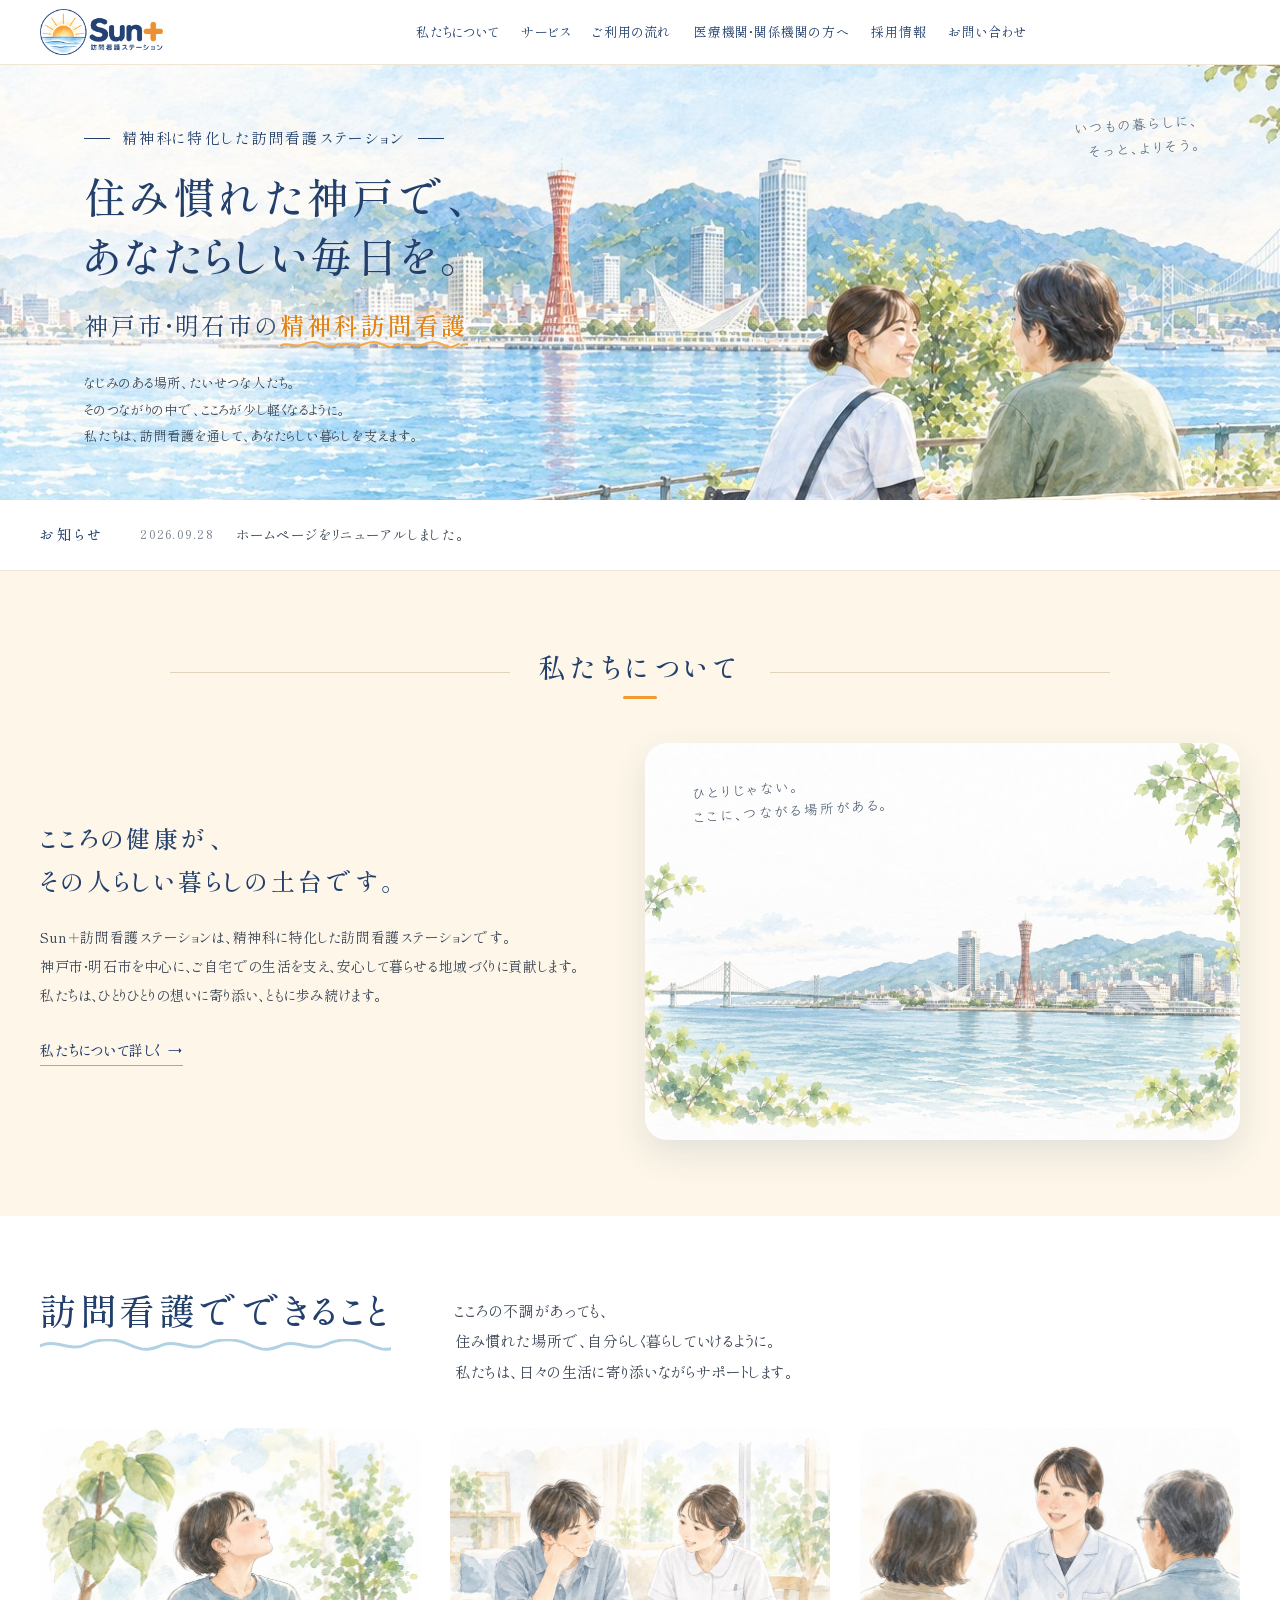
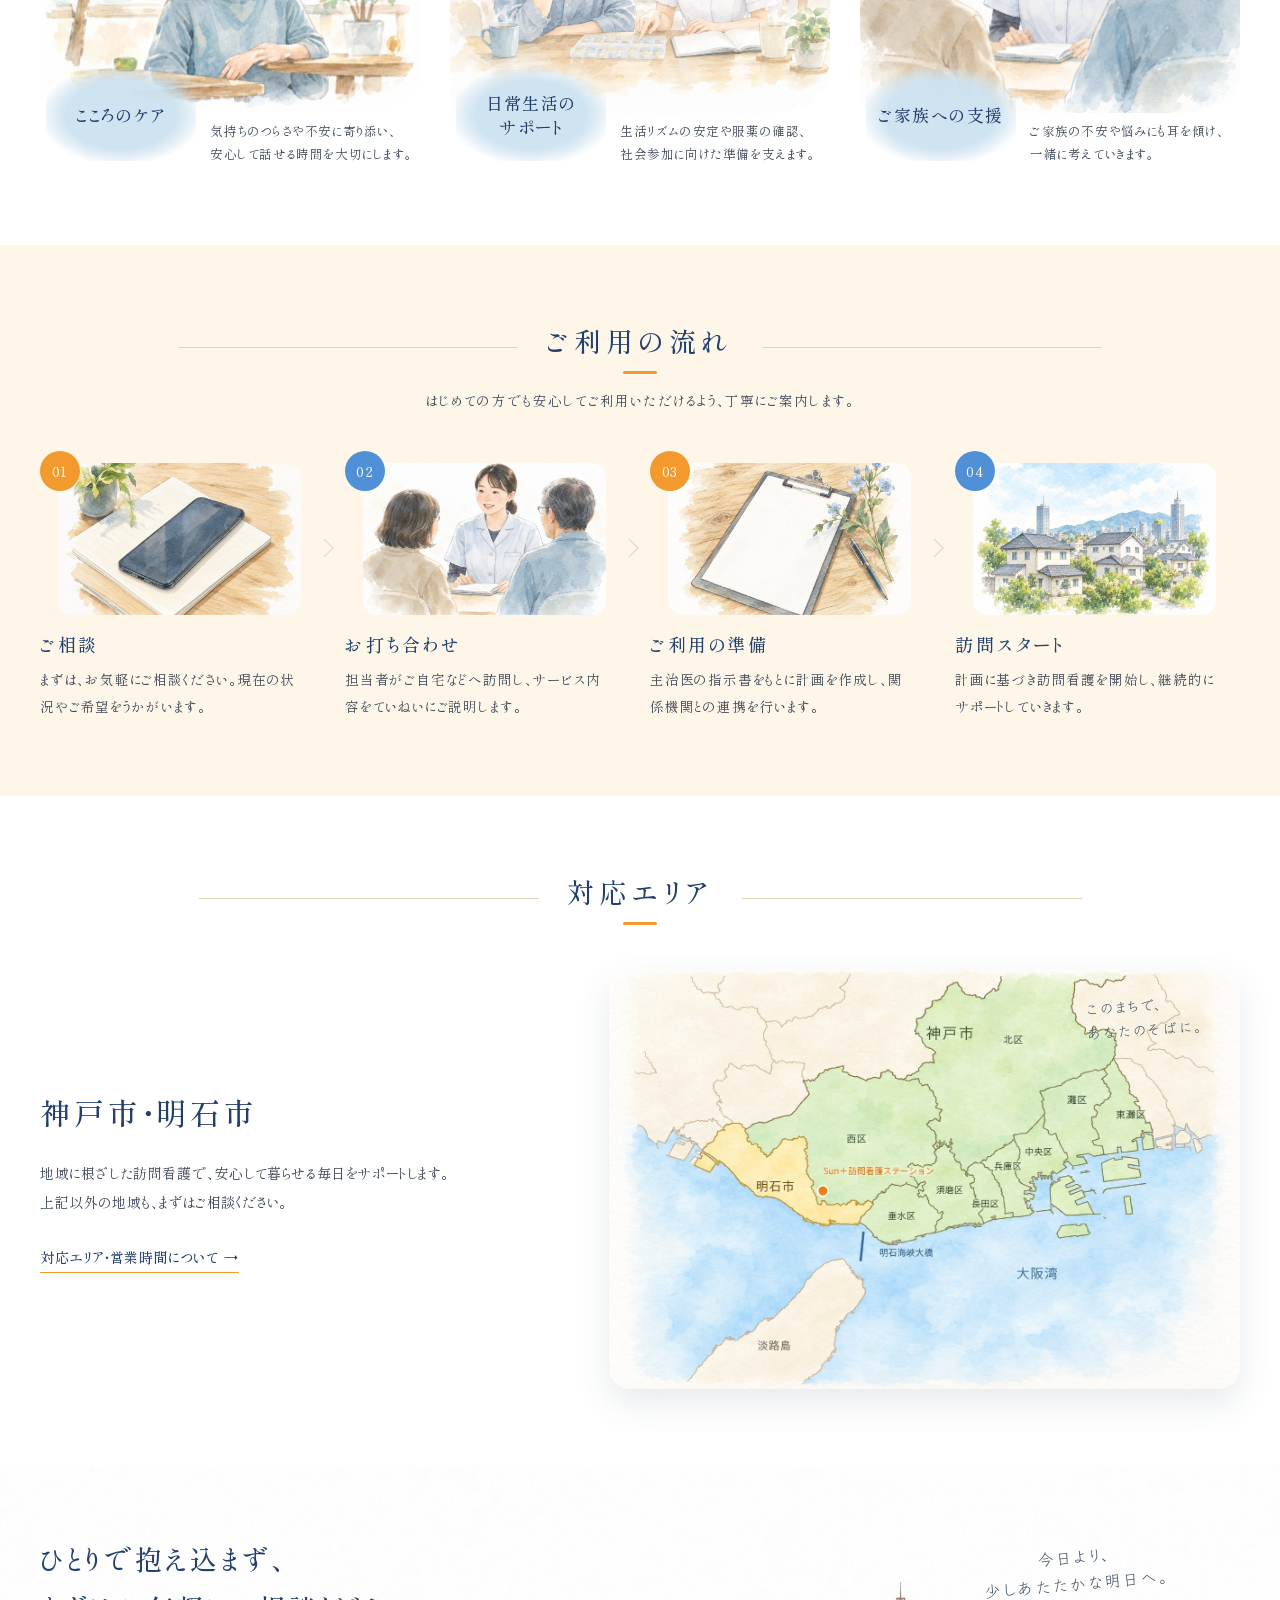
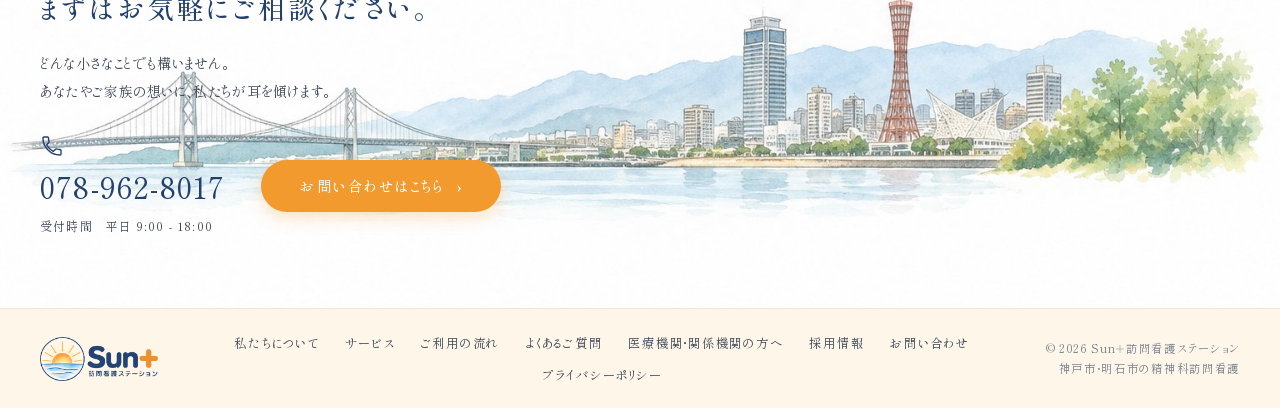
<file: index.html>
<!DOCTYPE html>
<html lang="ja">
<head>
<!-- Google tag (gtag.js) -->
<script async src="https://www.googletagmanager.com/gtag/js?id=G-NMQDJZQ5CL"></script>
<script>
  window.dataLayer = window.dataLayer || [];
  function gtag(){dataLayer.push(arguments);}
  gtag('js', new Date());

  gtag('config', 'G-NMQDJZQ5CL');
</script>
<meta charset="UTF-8">
<meta name="viewport" content="width=device-width, initial-scale=1.0">
<title>Sun＋訪問看護ステーション｜神戸市・明石市の精神科訪問看護</title>
<meta name="description" content="神戸市・明石市の精神科に特化した訪問看護ステーション。こころの不調に寄り添い、住み慣れた街での暮らしを支えます。">
<link rel="icon" href="assets/img/favicon.png" type="image/png">
<link rel="apple-touch-icon" href="assets/img/favicon-180.png">
<link rel="preconnect" href="https://fonts.googleapis.com">
<link rel="preconnect" href="https://fonts.gstatic.com" crossorigin>
<link href="https://fonts.googleapis.com/css2?family=Shippori+Mincho:wght@400;500;600&family=Klee+One:wght@400;600&display=swap" rel="stylesheet">
<link rel="stylesheet" href="assets/css/style.css">
</head>
<body class="page-index">
<header class="hdr">
  <div class="hdr-in">
    <a class="brand" href="index.html"><img class="logo" src="assets/img/logo_h.png" alt="Sun＋訪問看護ステーション" width="802" height="300"></a>
    <nav class="gnav" aria-label="メインメニュー"><a href="about.html">私たちについて</a><a href="service.html">サービス</a><a href="flow.html">ご利用の流れ</a><a href="partner.html">医療機関・関係機関の方へ</a><a href="recruit.html">採用情報</a><a href="contact.html">お問い合わせ</a></nav>
    <p class="hdr-tag">こころに寄り添い、<br>その人らしい暮らしをともに</p>
    <button class="burger" type="button" aria-label="メニューを開く" aria-expanded="false" aria-controls="drawer"><span class="bars"><i></i><i></i><i></i></span><span class="lbl">メニュー</span></button>
  </div>
</header>
<div class="drawer" id="drawer" aria-hidden="true">
  <div class="drawer-in">
    <button class="drawer-close" type="button" aria-label="メニューを閉じる">閉じる</button>
    <nav class="dnav"><a href="index.html" class="on">ホーム</a><a href="about.html">私たちについて</a><a href="service.html">サービス</a><a href="flow.html">ご利用の流れ</a><a href="faq.html">よくあるご質問</a><a href="partner.html">医療機関・関係機関の方へ</a><a href="recruit.html">採用情報</a><a href="contact.html">お問い合わせ</a></nav>
    <a class="dtel" href="tel:0789628017"><span class="num">078-962-8017</span><span class="sm">受付時間　平日 9:00 - 18:00</span></a>
  </div>
</div>
<main>

<section class="hero">
  <picture class="hero-img">
    <source media="(max-width: 899px)" srcset="assets/img/hero_sp.jpg">
    <img src="assets/img/hero_pc.jpg" alt="神戸の港を望むベンチで、看護師とご利用者が穏やかに語り合っている水彩イラスト" fetchpriority="high">
  </picture>
  <div class="hero-in">
    <p class="hero-eye"><span class="lined">精神科に特化した訪問看護ステーション</span></p>
    <h1><span class="pc">住み慣れた神戸で、<br>あなたらしい毎日を。</span><span class="sp">あなたらしい毎日を、<br>住み慣れた神戸で。</span></h1>
    <p class="hero-sub">神戸市・明石市の<em>精神科訪問看護</em></p>
    <p class="hero-body pc">なじみのある場所、たいせつな人たち。<br>そのつながりの中で、こころが少し軽くなるように。<br>私たちは、訪問看護を通して、あなたらしい暮らしを支えます。</p>
    <p class="hero-body sp">こころの不調があっても、<br>住み慣れたこの街で、<br>自分らしく暮らしていけるように。<br>私たちは、あなたのそばで<br>支えていきます。</p>
    <a class="btn sp" href="contact.html">ご相談・お問い合わせ<span class="ar" aria-hidden="true">→</span></a>
  </div>
  <p class="hand hero-hand pc">いつもの暮らしに、<br>そっと、よりそう。</p>
  <p class="hand hero-hand sp">この街で、<br>また、笑顔で。</p>
</section>

<section class="news" id="news" hidden>
  <div class="wrap news-in"><h2>お知らせ</h2><ul class="news-list"></ul></div>
</section>

<section class="sec about-home">
  <div class="wrap">
    <h2 class="sec-t"><span>私たちについて</span></h2>
    <div class="about-grid">
      <div class="about-txt sr">
        <h3>こころの健康が、<br>その人らしい暮らしの土台です。</h3>
        <p>Sun＋訪問看護ステーションは、精神科に特化した訪問看護ステーションです。<br class="pc">神戸市・明石市を中心に、ご自宅での生活を支え、安心して暮らせる地域づくりに貢献します。<br class="pc">私たちは、ひとりひとりの想いに寄り添い、ともに歩み続けます。</p>
        <a class="tlink" href="about.html">私たちについて詳しく<span class="ar" aria-hidden="true">→</span></a>
      </div>
      <div class="about-fig-home sr">
        <img src="assets/img/port_scene.jpg" alt="神戸の港と街並みの水彩イラスト" loading="lazy">
        <p class="hand fig-hand">ひとりじゃない。<br>ここに、つながる場所がある。</p>
      </div>
    </div>
  </div>
</section>

<section class="sec can">
  <div class="wrap">
    <div class="can-head">
      <h2 class="can-t"><span>訪問看護でできること</span></h2>
      <p class="can-lead">こころの不調があっても、<br>住み慣れた場所で、自分らしく暮らしていけるように。<br>私たちは、日々の生活に寄り添いながらサポートします。</p>
    </div>
    <div class="can-grid">
      <a class="can-item sr" href="service.html#heart">
        <img src="assets/img/svc_heart.jpg" alt="窓辺で穏やかに過ごす人の水彩イラスト" loading="lazy">
        <div class="can-cap"><span class="blob">こころのケア</span><p>気持ちのつらさや不安に寄り添い、<br>安心して話せる時間を大切にします。</p></div>
      </a>
      <a class="can-item sr" href="service.html#life">
        <img src="assets/img/svc_life.jpg" alt="窓辺のテーブルとカップの水彩イラスト" loading="lazy">
        <div class="can-cap"><span class="blob">日常生活の<br>サポート</span><p>生活リズムの安定や服薬の確認、<br>社会参加に向けた準備を支えます。</p></div>
      </a>
      <a class="can-item sr" href="service.html#family">
        <img src="assets/img/svc_family.jpg" alt="看護師がご家族と話している水彩イラスト" loading="lazy">
        <div class="can-cap"><span class="blob">ご家族への支援</span><p>ご家族の不安や悩みにも耳を傾け、<br>一緒に考えていきます。</p></div>
      </a>
    </div>
  </div>
</section>

<section class="sec flow">
  <div class="wrap">
    <h2 class="sec-t"><span><span class="pc">ご利用の流れ</span><span class="sp">ご利用までの流れ</span></span></h2>
    <p class="sec-lead pc">はじめての方でも安心してご利用いただけるよう、丁寧にご案内します。</p>
    <p class="sec-lead sp">はじめての方でも安心してご利用いただけるよう、<br>シンプルな流れでご案内しています。</p>
    <ol class="flow-grid four pc">
      <li class="sr"><span class="no">01</span><img src="assets/img/flow_tel.jpg" alt="" loading="lazy"><div><h3>ご相談</h3><p>まずは、お気軽にご相談ください。現在の状況やご希望をうかがいます。</p></div></li>
      <li class="sr"><span class="no">02</span><img src="assets/img/svc_family.jpg" alt="" loading="lazy"><div><h3>お打ち合わせ</h3><p>担当者がご自宅などへ訪問し、サービス内容をていねいにご説明します。</p></div></li>
      <li class="sr"><span class="no">03</span><img src="assets/img/flow_doc.jpg" alt="" loading="lazy"><div><h3>ご利用の準備</h3><p>主治医の指示書をもとに計画を作成し、関係機関との連携を行います。</p></div></li>
      <li class="sr"><span class="no">04</span><img src="assets/img/flow_town.jpg" alt="" loading="lazy"><div><h3>訪問スタート</h3><p>計画に基づき訪問看護を開始し、継続的にサポートしていきます。</p></div></li>
    </ol>
    <div class="flow-sp sp">
      <ol class="flow-steps">
        <li class="sr"><span class="num">01</span><div><h3>ご相談</h3><p>まずは、お電話またはお問い合わせフォームからお気軽にご相談ください。</p></div></li>
        <li class="sr"><span class="num">02</span><div><h3>お打ち合わせ</h3><p>スタッフがご自宅に訪問し、現在の状況やご希望をうかがいます。</p></div></li>
        <li class="sr"><span class="num">03</span><div><h3>ご利用の準備</h3><p>主治医の指示書をもとに計画を作成し、関係機関と連携します。</p></div></li>
        <li class="sr"><span class="num">04</span><div><h3>訪問スタート</h3><p>ご本人・ご家族の同意のもと訪問看護を開始し、安心して暮らせる毎日を支えます。</p></div></li>
      </ol>
      <div class="flow-deco" aria-hidden="true"><img src="assets/img/sprig_deco.png" alt="" loading="lazy"><p class="hand">一歩ずつ、<br>あなたらしい<br>暮らしへ。</p></div>
    </div>
  </div>
</section>

<section class="sec area-home">
  <div class="wrap">
    <h2 class="sec-t"><span>対応エリア</span></h2>
    <div class="area-grid">
      <div class="area-txt sr">
        <h3>神戸市・明石市</h3>
        <p>地域に根ざした訪問看護で、安心して暮らせる毎日をサポートします。<br class="pc">上記以外の地域も、まずはご相談ください。</p>
        <a class="tlink" href="flow.html#area">対応エリア・営業時間について<span class="ar" aria-hidden="true">→</span></a>
      </div>
      <div class="area-fig-home sr">
        <img src="assets/img/area_map.jpg" alt="対応エリアの地図（神戸市全区と明石市）" loading="lazy">
        <p class="hand fig-hand">このまちで、<br>あなたのそばに。</p>
      </div>
    </div>
  </div>
</section>

<section class="cta-scene pc">
  <img class="bg" src="assets/img/cta_scene.jpg" alt="" loading="lazy">
  <div class="wrap cta-scene-in">
    <div class="cta-box">
      <h2>ひとりで抱え込まず、<br>まずはお気軽にご相談ください。</h2>
      <p>どんな小さなことでも構いません。<br>あなたやご家族の想いに、私たちが耳を傾けます。</p>
      <div class="cta-row">
        <a class="cta-tel-l" href="tel:0789628017"><svg class="ic" viewBox="0 0 24 24" aria-hidden="true"><path d="M6.6 10.8a15.1 15.1 0 0 0 6.6 6.6l2.2-2.2a1 1 0 0 1 1-.25 11.4 11.4 0 0 0 3.6.57 1 1 0 0 1 1 1V20a1 1 0 0 1-1 1A17 17 0 0 1 3 4a1 1 0 0 1 1-1h3.5a1 1 0 0 1 1 1c0 1.25.2 2.45.57 3.57a1 1 0 0 1-.25 1z" fill="none" stroke="currentColor" stroke-width="1.4" stroke-linejoin="round"/></svg><span class="num">078-962-8017</span><small>受付時間　平日 9:00 - 18:00</small></a>
        <a class="btn" href="contact.html">お問い合わせはこちら<span class="ar" aria-hidden="true">›</span></a>
      </div>
    </div>
    <p class="hand cta-hand">今日より、<br>少しあたたかな明日へ。</p>
  </div>
</section>

<section class="cta-sp sp">
  <img class="bg" src="assets/img/bridge.jpg" alt="" loading="lazy">
  <div class="cta-sp-in">
    <h2>まずは、お話を聞かせてください。</h2>
    <p>どんな小さなことでも構いません。<br>あなたやご家族の想いに、私たちが耳を傾けます。</p>
    <a class="btn" href="contact.html">ご相談・お問い合わせ<span class="ar" aria-hidden="true">→</span></a>
  </div>
</section>
</main>
<footer class="ftr">
  <div class="ftr-in">
    <div class="ftr-brand"><img class="logo" src="assets/img/logo_h.png" alt="Sun＋訪問看護ステーション" width="802" height="300"></div>
    <nav class="ftr-nav pc" aria-label="フッターメニュー"><a href="about.html">私たちについて</a><a href="service.html">サービス</a><a href="flow.html">ご利用の流れ</a><a href="faq.html">よくあるご質問</a><a href="partner.html">医療機関・関係機関の方へ</a><a href="recruit.html">採用情報</a><a href="contact.html">お問い合わせ</a><a href="privacy.html">プライバシーポリシー</a></nav>
    <nav class="ftr-nav sp" aria-label="フッターメニュー"><a href="index.html">ホーム</a><a href="about.html">私たちについて</a><a href="service.html">サービス</a><a href="flow.html">ご利用の流れ</a><a href="faq.html">よくあるご質問</a><a href="partner.html">医療機関・関係機関の方へ</a><a href="recruit.html">採用情報</a><a href="contact.html">お問い合わせ</a><a href="privacy.html">プライバシーポリシー</a></nav>
    <p class="ftr-addr sp">〒651-2132 兵庫県神戸市西区森友1丁目12 ビタミンテラス枝吉101<br>対応エリア：神戸市・明石市</p>
    <p class="ftr-copy"><span>© 2026 Sun＋訪問看護ステーション</span><span class="sep">｜</span><span>神戸市・明石市の精神科訪問看護</span></p>
  </div>
</footer>
<script src="assets/js/main.js"></script>
</body>
</html>
</file>
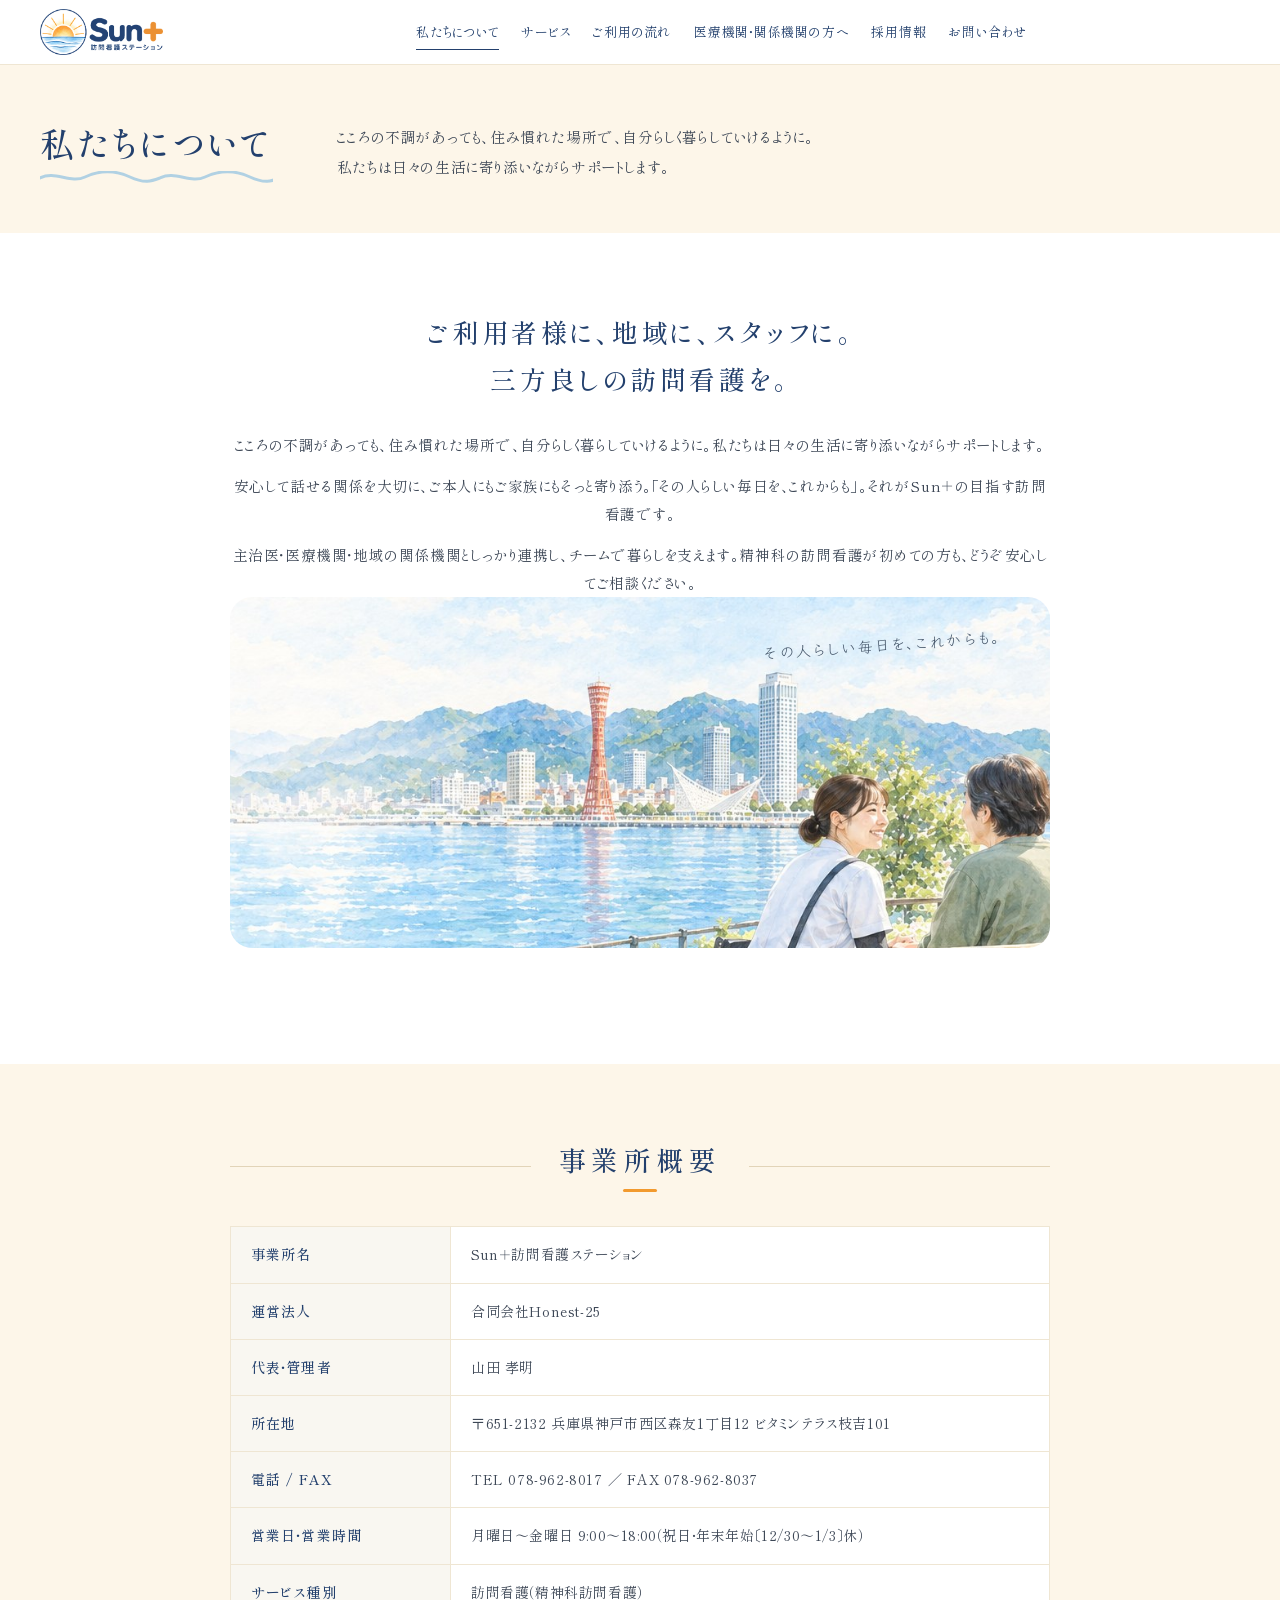
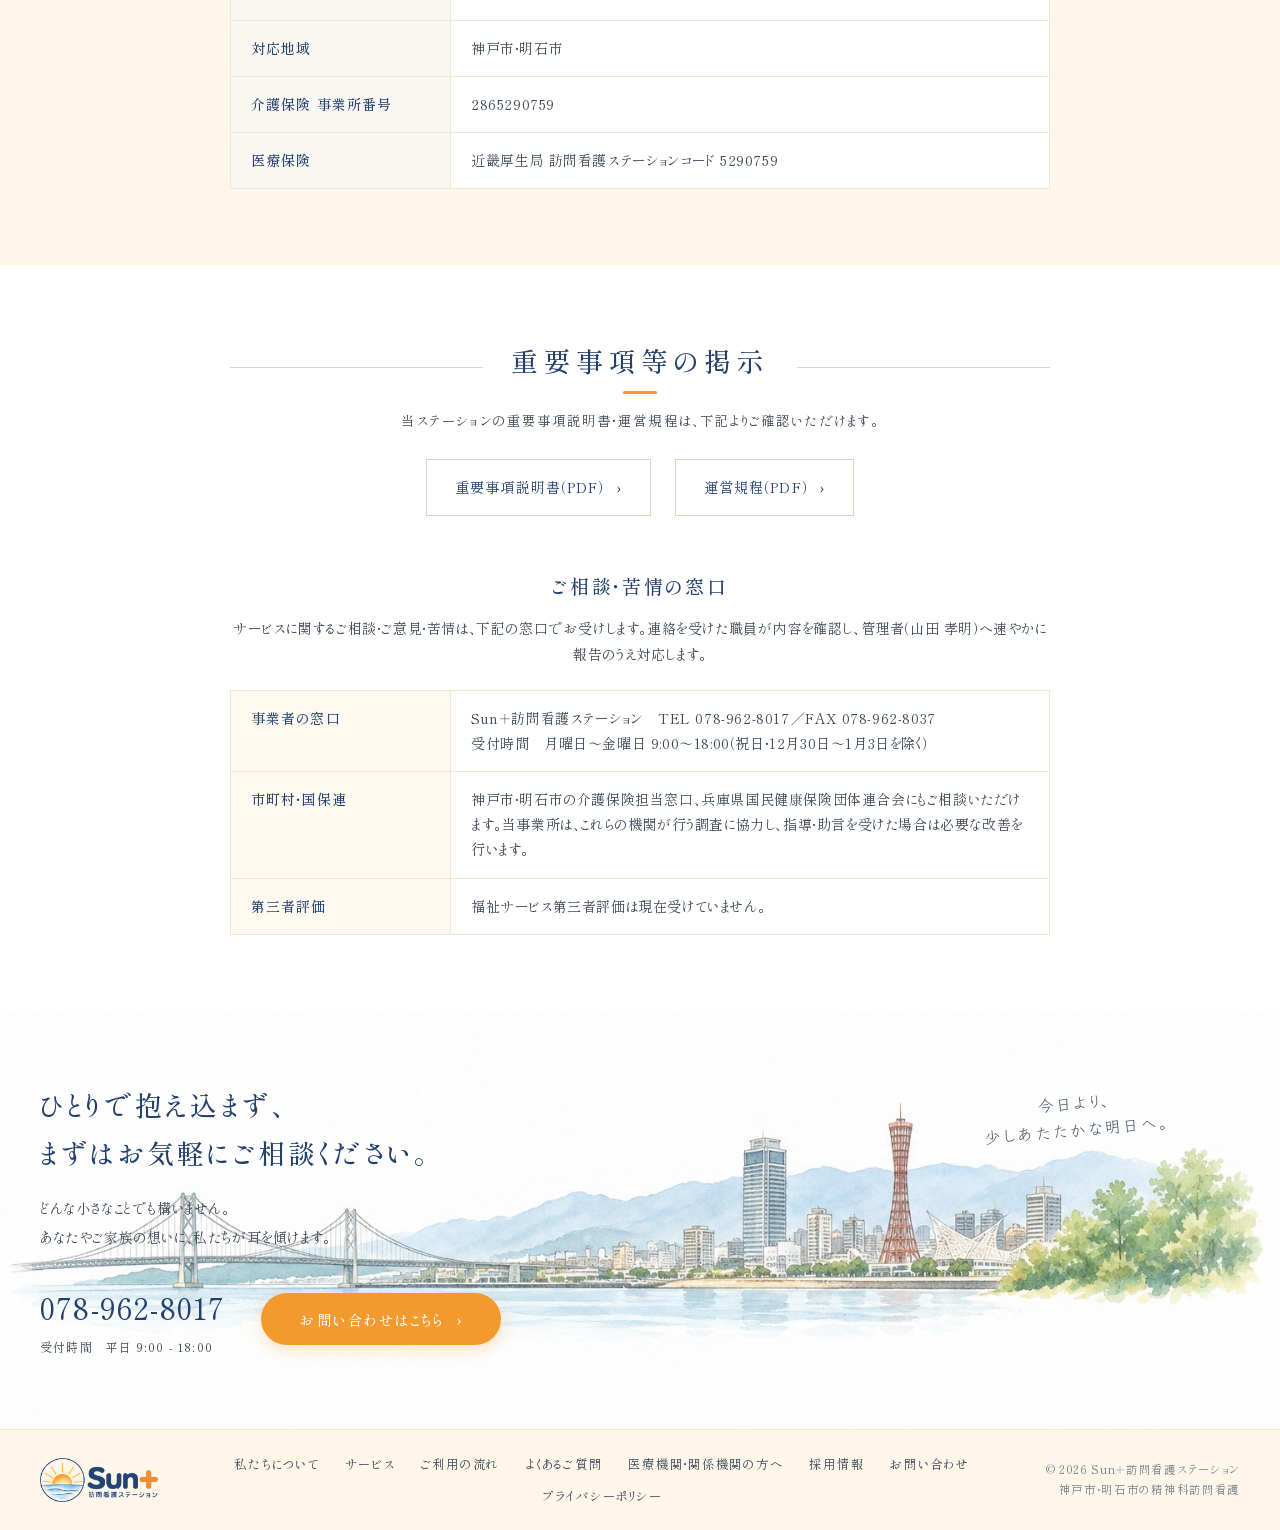
<file: about.html>
<!DOCTYPE html>
<html lang="ja">
<head>
<meta charset="UTF-8">
<meta name="viewport" content="width=device-width, initial-scale=1.0">
<title>私たちについて｜Sun＋訪問看護ステーション</title>
<meta name="description" content="Sun＋訪問看護ステーションの想いと事業所概要、重要事項等の掲示。">
<link rel="icon" href="assets/img/favicon.png" type="image/png">
<link rel="apple-touch-icon" href="assets/img/favicon-180.png">
<link rel="preconnect" href="https://fonts.googleapis.com">
<link rel="preconnect" href="https://fonts.gstatic.com" crossorigin>
<link href="https://fonts.googleapis.com/css2?family=Shippori+Mincho:wght@400;500;600&family=Klee+One:wght@400;600&display=swap" rel="stylesheet">
<link rel="stylesheet" href="assets/css/style.css">
</head>
<body class="page-about">
<header class="hdr">
  <div class="hdr-in">
    <a class="brand" href="index.html"><img class="logo" src="assets/img/logo_h.png" alt="Sun＋訪問看護ステーション" width="802" height="300"></a>
    <nav class="gnav" aria-label="メインメニュー"><a href="about.html" class="on">私たちについて</a><a href="service.html">サービス</a><a href="flow.html">ご利用の流れ</a><a href="partner.html">医療機関・関係機関の方へ</a><a href="recruit.html">採用情報</a><a href="contact.html">お問い合わせ</a></nav>
    <p class="hdr-tag">こころに寄り添い、<br>その人らしい暮らしをともに</p>
    <button class="burger" type="button" aria-label="メニューを開く" aria-expanded="false" aria-controls="drawer"><span class="bars"><i></i><i></i><i></i></span><span class="lbl">メニュー</span></button>
  </div>
</header>
<div class="drawer" id="drawer" aria-hidden="true">
  <div class="drawer-in">
    <button class="drawer-close" type="button" aria-label="メニューを閉じる">閉じる</button>
    <nav class="dnav"><a href="index.html">ホーム</a><a href="about.html" class="on">私たちについて</a><a href="service.html">サービス</a><a href="flow.html">ご利用の流れ</a><a href="faq.html">よくあるご質問</a><a href="partner.html">医療機関・関係機関の方へ</a><a href="recruit.html">採用情報</a><a href="contact.html">お問い合わせ</a></nav>
    <a class="dtel" href="tel:0789628017"><span class="num">078-962-8017</span><span class="sm">受付時間　平日 9:00 - 18:00</span></a>
  </div>
</div>
<main>

<section class="ph"><div class="wrap can-head"><h1 class="can-t"><span>私たちについて</span></h1><p class="can-lead">こころの不調があっても、住み慣れた場所で、自分らしく暮らしていけるように。<br class='pc'>私たちは日々の生活に寄り添いながらサポートします。</p></div></section>
<section class="sec">
  <div class="wrap narrow">
    <div class="about-lead sr">
      <h2 class="about-h">ご利用者様に、地域に、<br class='sp'>スタッフに。<br>三方良しの訪問看護を。</h2>
      <p>こころの不調があっても、住み慣れた場所で、自分らしく暮らしていけるように。私たちは日々の生活に寄り添いながらサポートします。</p>
      <p>安心して話せる関係を大切に、ご本人にもご家族にもそっと寄り添う。「その人らしい毎日を、これからも」。それがSun＋の目指す訪問看護です。</p>
      <p>主治医・医療機関・地域の関係機関としっかり連携し、チームで暮らしを支えます。精神科の訪問看護が初めての方も、どうぞ安心してご相談ください。</p>
    </div>
    <figure class="about-fig sr wide"><img src="assets/img/hero_pc.jpg" alt="神戸の港を望むベンチで語り合う看護師とご利用者の水彩イラスト" loading="lazy"><p class="hand fig-hand">その人らしい毎日を、これからも。</p></figure>
  </div>
</section>
<section class="sec cream">
  <div class="wrap narrow">
    <h2 class="sec-t"><span>事業所概要</span></h2>
    <table class="tbl sr"><tr><th>事業所名</th><td>Sun＋訪問看護ステーション</td></tr><tr><th>運営法人</th><td>合同会社Honest-25</td></tr><tr><th>代表・管理者</th><td>山田 孝明</td></tr><tr><th>所在地</th><td>〒651-2132 兵庫県神戸市西区森友1丁目12 ビタミンテラス枝吉101</td></tr><tr><th>電話 / FAX</th><td>TEL <a href="tel:0789628017">078-962-8017</a> ／ FAX 078-962-8037</td></tr><tr><th>営業日・営業時間</th><td>月曜日〜金曜日 9:00〜18:00（祝日・年末年始〔12/30〜1/3〕休）</td></tr><tr><th>サービス種別</th><td>訪問看護（精神科訪問看護）</td></tr><tr><th>対応地域</th><td>神戸市・明石市</td></tr><tr><th>介護保険 事業所番号</th><td>2865290759</td></tr><tr><th>医療保険</th><td>近畿厚生局 訪問看護ステーションコード 5290759</td></tr></table>
  </div>
</section>
<section class="sec" id="disclosure">
  <div class="wrap narrow">
    <h2 class="sec-t"><span>重要事項等の掲示</span></h2>
    <p class="sec-lead">当ステーションの重要事項説明書・運営規程は、下記よりご確認いただけます。</p>
    <ul class="doc-list sr">
      <li><a href="docs/重要事項説明書_Sun＋訪問看護ステーション.pdf" target="_blank" rel="noopener">重要事項説明書（PDF）</a></li>
      <li><a href="docs/運営規程_Sun＋訪問看護ステーション.pdf" target="_blank" rel="noopener">運営規程（PDF）</a></li>
    </ul>
    <div class="kujo sr">
      <h3>ご相談・苦情の窓口</h3>
      <p>サービスに関するご相談・ご意見・苦情は、下記の窓口でお受けします。連絡を受けた職員が内容を確認し、管理者（山田 孝明）へ速やかに報告のうえ対応します。</p>
      <table class="tbl">
        <tr><th>事業者の窓口</th><td>Sun＋訪問看護ステーション　TEL <a href="tel:0789628017">078-962-8017</a>／FAX 078-962-8037<br>受付時間　月曜日〜金曜日 9:00〜18:00（祝日・12月30日〜1月3日を除く）</td></tr>
        <tr><th>市町村・国保連</th><td>神戸市・明石市の介護保険担当窓口、兵庫県国民健康保険団体連合会にもご相談いただけます。当事業所は、これらの機関が行う調査に協力し、指導・助言を受けた場合は必要な改善を行います。</td></tr>
        <tr><th>第三者評価</th><td>福祉サービス第三者評価は現在受けていません。</td></tr>
      </table>
    </div>
  </div>
</section>

<section class="cta-scene pc">
  <img class="bg" src="assets/img/cta_scene.jpg" alt="" loading="lazy">
  <div class="wrap cta-scene-in">
    <div class="cta-box">
      <h2>ひとりで抱え込まず、<br>まずはお気軽にご相談ください。</h2>
      <p>どんな小さなことでも構いません。<br>あなたやご家族の想いに、私たちが耳を傾けます。</p>
      <div class="cta-row">
        <a class="cta-tel-l" href="tel:0789628017"><span class="num">078-962-8017</span><small>受付時間　平日 9:00 - 18:00</small></a>
        <a class="btn" href="contact.html">お問い合わせはこちら<span class="ar" aria-hidden="true">›</span></a>
      </div>
    </div>
    <p class="hand cta-hand">今日より、<br>少しあたたかな明日へ。</p>
  </div>
</section>
<section class="cta-sp sp">
  <img class="bg" src="assets/img/bridge.jpg" alt="" loading="lazy">
  <div class="cta-sp-in">
    <h2>まずは、お話を聞かせてください。</h2>
    <p>どんな小さなことでも構いません。<br>あなたやご家族の想いに、私たちが耳を傾けます。</p>
    <a class="btn" href="contact.html">ご相談・お問い合わせ<span class="ar" aria-hidden="true">→</span></a>
  </div>
</section>

</main>
<footer class="ftr">
  <div class="ftr-in">
    <div class="ftr-brand"><img class="logo" src="assets/img/logo_h.png" alt="Sun＋訪問看護ステーション" width="802" height="300"></div>
    <nav class="ftr-nav pc" aria-label="フッターメニュー"><a href="about.html">私たちについて</a><a href="service.html">サービス</a><a href="flow.html">ご利用の流れ</a><a href="faq.html">よくあるご質問</a><a href="partner.html">医療機関・関係機関の方へ</a><a href="recruit.html">採用情報</a><a href="contact.html">お問い合わせ</a><a href="privacy.html">プライバシーポリシー</a></nav>
    <nav class="ftr-nav sp" aria-label="フッターメニュー"><a href="index.html">ホーム</a><a href="about.html">私たちについて</a><a href="service.html">サービス</a><a href="flow.html">ご利用の流れ</a><a href="faq.html">よくあるご質問</a><a href="partner.html">医療機関・関係機関の方へ</a><a href="recruit.html">採用情報</a><a href="contact.html">お問い合わせ</a><a href="privacy.html">プライバシーポリシー</a></nav>
    <p class="ftr-addr sp">〒651-2132 兵庫県神戸市西区森友1丁目12 ビタミンテラス枝吉101<br>対応エリア：神戸市・明石市</p>
    <p class="ftr-copy"><span>© 2026 Sun＋訪問看護ステーション</span><span class="sep">｜</span><span>神戸市・明石市の精神科訪問看護</span></p>
  </div>
</footer>
<script src="assets/js/main.js"></script>
</body>
</html>
</file>
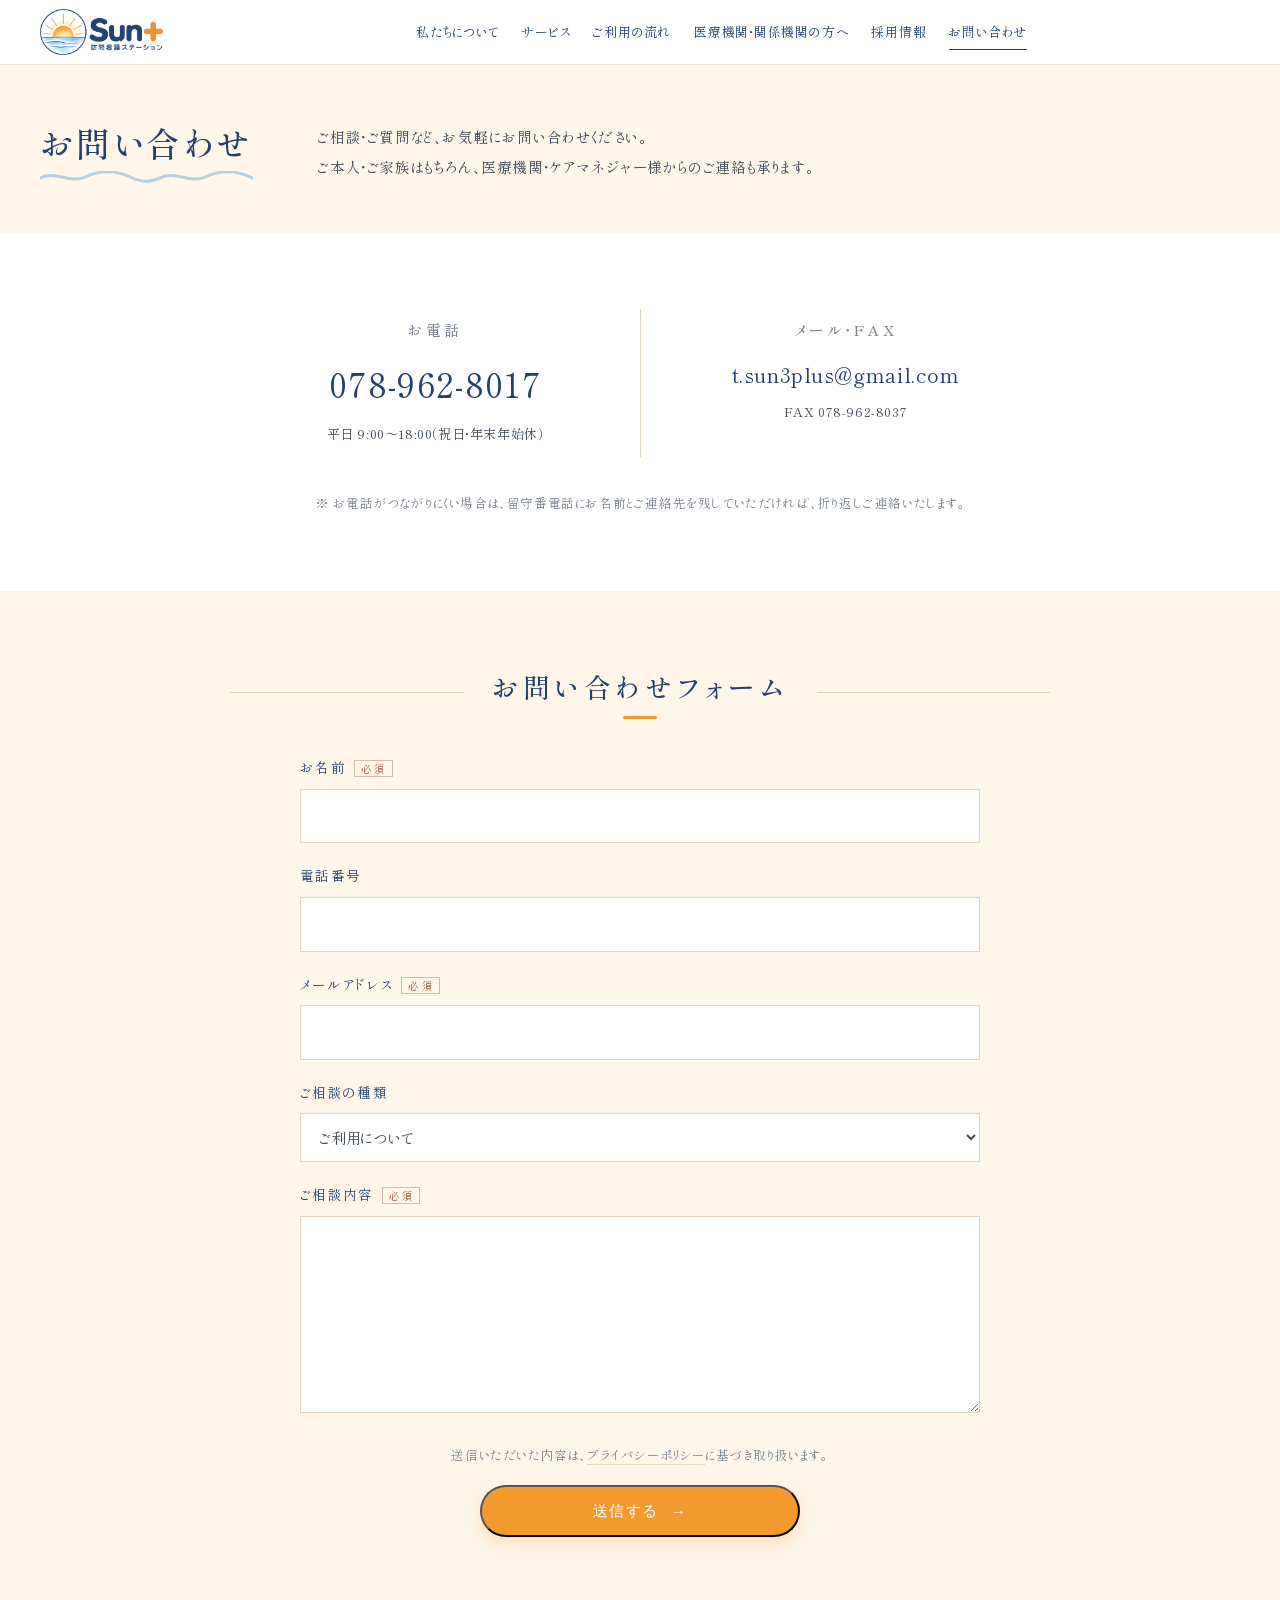
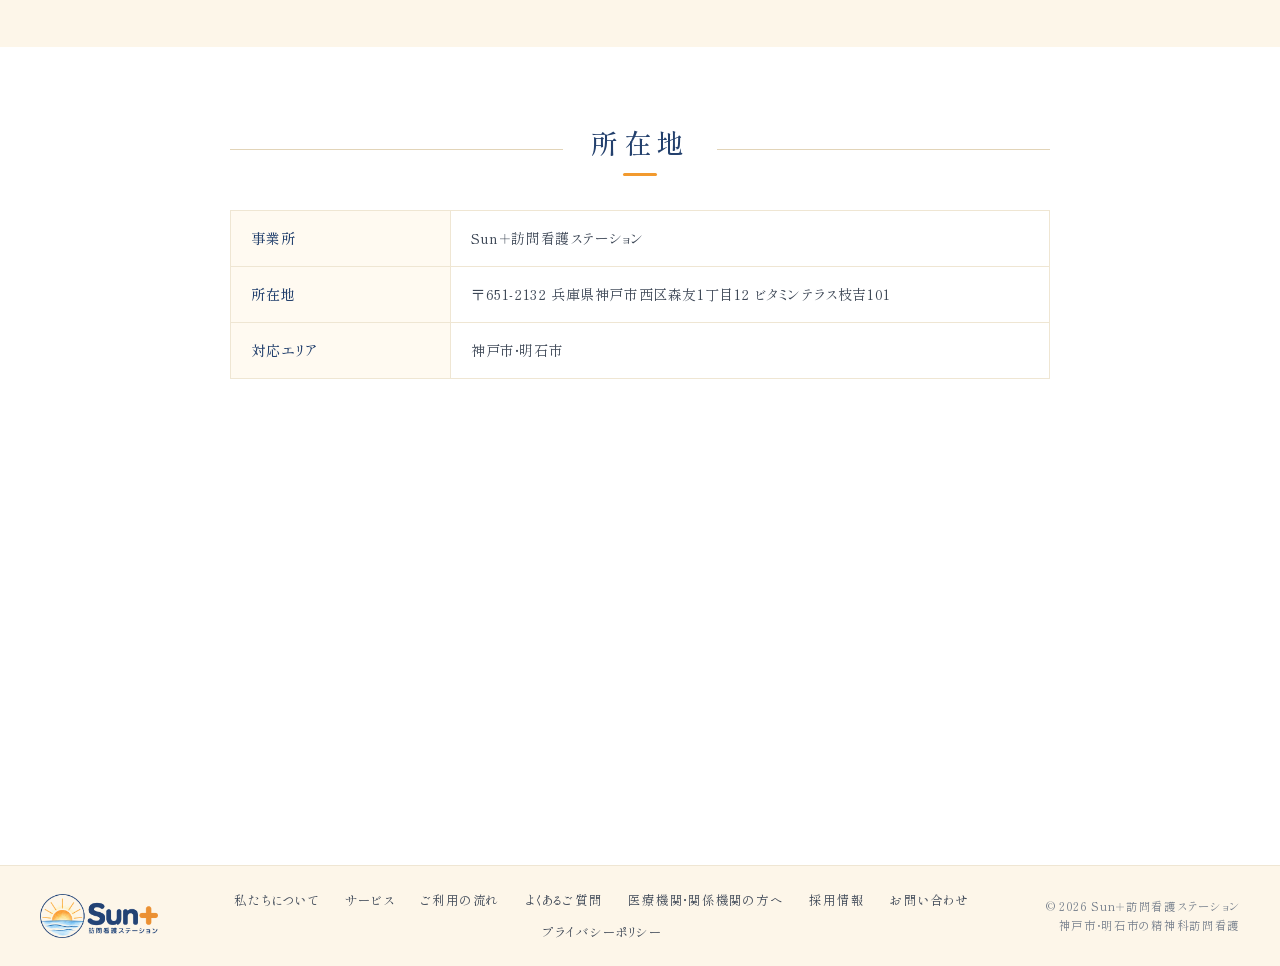
<file: contact.html>
<!DOCTYPE html>
<html lang="ja">
<head>
<meta charset="UTF-8">
<meta name="viewport" content="width=device-width, initial-scale=1.0">
<title>お問い合わせ｜Sun＋訪問看護ステーション</title>
<meta name="description" content="ご相談・お問い合わせはお電話またはフォームから。神戸市・明石市の精神科訪問看護。">
<link rel="icon" href="assets/img/favicon.png" type="image/png">
<link rel="apple-touch-icon" href="assets/img/favicon-180.png">
<link rel="preconnect" href="https://fonts.googleapis.com">
<link rel="preconnect" href="https://fonts.gstatic.com" crossorigin>
<link href="https://fonts.googleapis.com/css2?family=Shippori+Mincho:wght@400;500;600&family=Klee+One:wght@400;600&display=swap" rel="stylesheet">
<link rel="stylesheet" href="assets/css/style.css">
</head>
<body class="page-contact">
<header class="hdr">
  <div class="hdr-in">
    <a class="brand" href="index.html"><img class="logo" src="assets/img/logo_h.png" alt="Sun＋訪問看護ステーション" width="802" height="300"></a>
    <nav class="gnav" aria-label="メインメニュー"><a href="about.html">私たちについて</a><a href="service.html">サービス</a><a href="flow.html">ご利用の流れ</a><a href="partner.html">医療機関・関係機関の方へ</a><a href="recruit.html">採用情報</a><a href="contact.html" class="on">お問い合わせ</a></nav>
    <p class="hdr-tag">こころに寄り添い、<br>その人らしい暮らしをともに</p>
    <button class="burger" type="button" aria-label="メニューを開く" aria-expanded="false" aria-controls="drawer"><span class="bars"><i></i><i></i><i></i></span><span class="lbl">メニュー</span></button>
  </div>
</header>
<div class="drawer" id="drawer" aria-hidden="true">
  <div class="drawer-in">
    <button class="drawer-close" type="button" aria-label="メニューを閉じる">閉じる</button>
    <nav class="dnav"><a href="index.html">ホーム</a><a href="about.html">私たちについて</a><a href="service.html">サービス</a><a href="flow.html">ご利用の流れ</a><a href="faq.html">よくあるご質問</a><a href="partner.html">医療機関・関係機関の方へ</a><a href="recruit.html">採用情報</a><a href="contact.html" class="on">お問い合わせ</a></nav>
    <a class="dtel" href="tel:0789628017"><span class="num">078-962-8017</span><span class="sm">受付時間　平日 9:00 - 18:00</span></a>
  </div>
</div>
<main>

<section class="ph"><div class="wrap can-head"><h1 class="can-t"><span>お問い合わせ</span></h1><p class="can-lead">ご相談・ご質問など、お気軽にお問い合わせください。<br class='pc'>ご本人・ご家族はもちろん、医療機関・ケアマネジャー様からのご連絡も承ります。</p></div></section>
<section class="sec">
  <div class="wrap narrow">
    <div class="contact-ways sr">
      <div class="way"><h2>お電話</h2><a class="big" href="tel:0789628017">078-962-8017</a><p>平日 9:00〜18:00（祝日・年末年始休）</p></div>
      <div class="way"><h2>メール・FAX</h2><a class="mid" href="mailto:t.sun3plus@gmail.com">t.sun3plus@gmail.com</a><p>FAX 078-962-8037</p></div>
    </div>
    <p class="note sr">※ お電話がつながりにくい場合は、留守番電話にお名前とご連絡先を残していただければ、折り返しご連絡いたします。</p>
  </div>
</section>
<section class="sec cream" id="form">
  <div class="wrap narrow">
    <h2 class="sec-t"><span>お問い合わせフォーム</span></h2>
    <form class="cform sr" action="https://formspree.io/f/mykdnnqq" method="POST" novalidate>
      <input type="text" name="_gotcha" class="hp" tabindex="-1" autocomplete="off">
      <input type="hidden" name="_subject" value="【Sun＋HP】お問い合わせ">
      <label><span>お名前<em>必須</em></span><input type="text" name="お名前" required autocomplete="name"></label>
      <label><span>電話番号</span><input type="tel" name="電話番号" autocomplete="tel"></label>
      <label><span>メールアドレス<em>必須</em></span><input type="email" name="email" required autocomplete="email"></label>
      <label><span>ご相談の種類</span><select name="ご相談の種類" id="kind">
        <option>ご利用について</option><option>ご家族からのご相談</option><option value="医療機関・関係機関から">医療機関・関係機関から</option><option value="採用について">採用について</option><option>その他</option></select></label>
      <label><span>ご相談内容<em>必須</em></span><textarea name="ご相談内容" rows="6" required></textarea></label>
      <p class="agree">送信いただいた内容は、<a href="privacy.html">プライバシーポリシー</a>に基づき取り扱います。</p>
      <button class="btn" type="submit">送信する<span class="ar" aria-hidden="true">→</span></button>
      <p class="form-msg" aria-live="polite"></p>
    </form>
  </div>
</section>
<section class="sec">
  <div class="wrap narrow">
    <h2 class="sec-t"><span>所在地</span></h2>
    <table class="tbl sr">
      <tr><th>事業所</th><td>Sun＋訪問看護ステーション</td></tr>
      <tr><th>所在地</th><td>〒651-2132 兵庫県神戸市西区森友1丁目12 ビタミンテラス枝吉101</td></tr>
      <tr><th>対応エリア</th><td>神戸市・明石市</td></tr>
    </table>
    <div class="map-wrap sr"><iframe class="gmap" src="https://www.google.com/maps?q=%E5%85%B5%E5%BA%AB%E7%9C%8C%E7%A5%9E%E6%88%B8%E5%B8%82%E8%A5%BF%E5%8C%BA%E6%A3%AE%E5%8F%8B1%E4%B8%81%E7%9B%AE12&output=embed" width="100%" height="380" style="border:0" referrerpolicy="no-referrer-when-downgrade" title="Sun＋訪問看護ステーションの地図"></iframe></div>
  </div>
</section>
</main>
<footer class="ftr">
  <div class="ftr-in">
    <div class="ftr-brand"><img class="logo" src="assets/img/logo_h.png" alt="Sun＋訪問看護ステーション" width="802" height="300"></div>
    <nav class="ftr-nav pc" aria-label="フッターメニュー"><a href="about.html">私たちについて</a><a href="service.html">サービス</a><a href="flow.html">ご利用の流れ</a><a href="faq.html">よくあるご質問</a><a href="partner.html">医療機関・関係機関の方へ</a><a href="recruit.html">採用情報</a><a href="contact.html">お問い合わせ</a><a href="privacy.html">プライバシーポリシー</a></nav>
    <nav class="ftr-nav sp" aria-label="フッターメニュー"><a href="index.html">ホーム</a><a href="about.html">私たちについて</a><a href="service.html">サービス</a><a href="flow.html">ご利用の流れ</a><a href="faq.html">よくあるご質問</a><a href="partner.html">医療機関・関係機関の方へ</a><a href="recruit.html">採用情報</a><a href="contact.html">お問い合わせ</a><a href="privacy.html">プライバシーポリシー</a></nav>
    <p class="ftr-addr sp">〒651-2132 兵庫県神戸市西区森友1丁目12 ビタミンテラス枝吉101<br>対応エリア：神戸市・明石市</p>
    <p class="ftr-copy"><span>© 2026 Sun＋訪問看護ステーション</span><span class="sep">｜</span><span>神戸市・明石市の精神科訪問看護</span></p>
  </div>
</footer>
<script src="assets/js/main.js"></script>
</body>
</html>
</file>
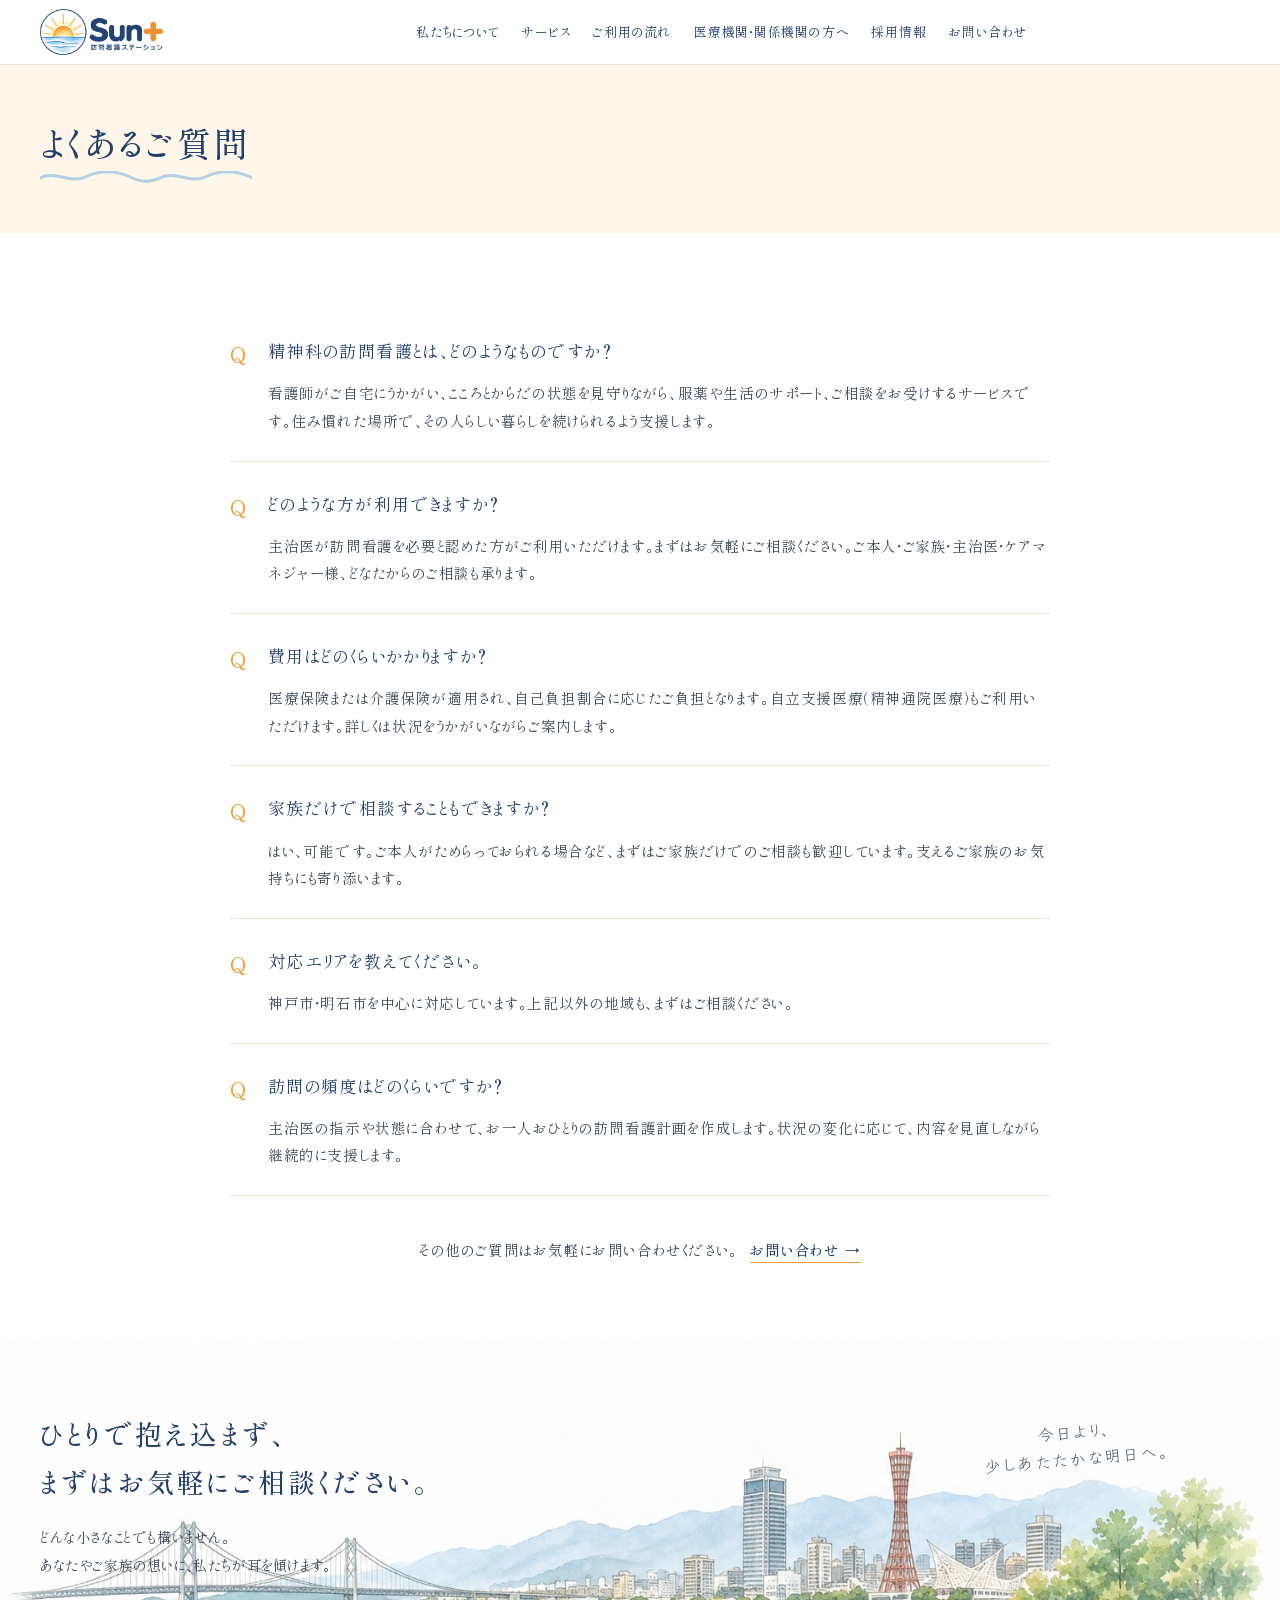
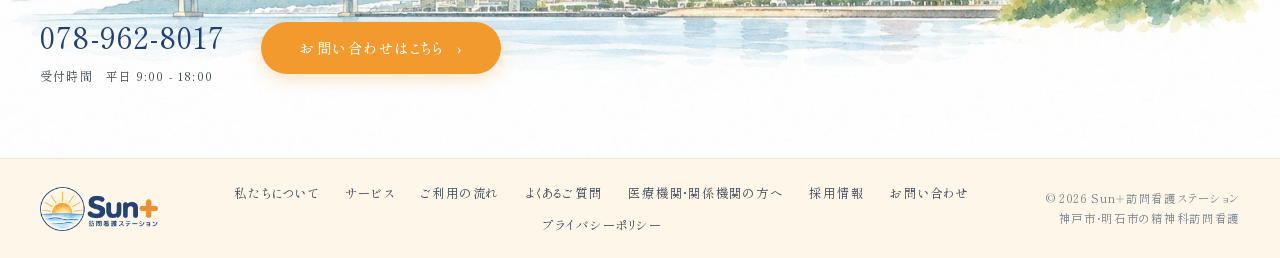
<file: faq.html>
<!DOCTYPE html>
<html lang="ja">
<head>
<meta charset="UTF-8">
<meta name="viewport" content="width=device-width, initial-scale=1.0">
<title>よくあるご質問｜Sun＋訪問看護ステーション</title>
<meta name="description" content="精神科訪問看護のご利用・費用・対応エリアなど、よくあるご質問。">
<link rel="icon" href="assets/img/favicon.png" type="image/png">
<link rel="apple-touch-icon" href="assets/img/favicon-180.png">
<link rel="preconnect" href="https://fonts.googleapis.com">
<link rel="preconnect" href="https://fonts.gstatic.com" crossorigin>
<link href="https://fonts.googleapis.com/css2?family=Shippori+Mincho:wght@400;500;600&family=Klee+One:wght@400;600&display=swap" rel="stylesheet">
<link rel="stylesheet" href="assets/css/style.css">
</head>
<body class="page-faq">
<header class="hdr">
  <div class="hdr-in">
    <a class="brand" href="index.html"><img class="logo" src="assets/img/logo_h.png" alt="Sun＋訪問看護ステーション" width="802" height="300"></a>
    <nav class="gnav" aria-label="メインメニュー"><a href="about.html">私たちについて</a><a href="service.html">サービス</a><a href="flow.html">ご利用の流れ</a><a href="partner.html">医療機関・関係機関の方へ</a><a href="recruit.html">採用情報</a><a href="contact.html">お問い合わせ</a></nav>
    <p class="hdr-tag">こころに寄り添い、<br>その人らしい暮らしをともに</p>
    <button class="burger" type="button" aria-label="メニューを開く" aria-expanded="false" aria-controls="drawer"><span class="bars"><i></i><i></i><i></i></span><span class="lbl">メニュー</span></button>
  </div>
</header>
<div class="drawer" id="drawer" aria-hidden="true">
  <div class="drawer-in">
    <button class="drawer-close" type="button" aria-label="メニューを閉じる">閉じる</button>
    <nav class="dnav"><a href="index.html">ホーム</a><a href="about.html">私たちについて</a><a href="service.html">サービス</a><a href="flow.html">ご利用の流れ</a><a href="faq.html" class="on">よくあるご質問</a><a href="partner.html">医療機関・関係機関の方へ</a><a href="recruit.html">採用情報</a><a href="contact.html">お問い合わせ</a></nav>
    <a class="dtel" href="tel:0789628017"><span class="num">078-962-8017</span><span class="sm">受付時間　平日 9:00 - 18:00</span></a>
  </div>
</div>
<main>

<section class="ph"><div class="wrap can-head"><h1 class="can-t"><span>よくあるご質問</span></h1></div></section>
<section class="sec">
  <div class="wrap narrow"><dl class="faq"><div class="qa sr"><dt>精神科の訪問看護とは、どのようなものですか？</dt><dd>看護師がご自宅にうかがい、こころとからだの状態を見守りながら、服薬や生活のサポート、ご相談をお受けするサービスです。住み慣れた場所で、その人らしい暮らしを続けられるよう支援します。</dd></div><div class="qa sr"><dt>どのような方が利用できますか？</dt><dd>主治医が訪問看護を必要と認めた方がご利用いただけます。まずはお気軽にご相談ください。ご本人・ご家族・主治医・ケアマネジャー様、どなたからのご相談も承ります。</dd></div><div class="qa sr"><dt>費用はどのくらいかかりますか？</dt><dd>医療保険または介護保険が適用され、自己負担割合に応じたご負担となります。自立支援医療（精神通院医療）もご利用いただけます。詳しくは状況をうかがいながらご案内します。</dd></div><div class="qa sr"><dt>家族だけで相談することもできますか？</dt><dd>はい、可能です。ご本人がためらっておられる場合など、まずはご家族だけでのご相談も歓迎しています。支えるご家族のお気持ちにも寄り添います。</dd></div><div class="qa sr"><dt>対応エリアを教えてください。</dt><dd>神戸市・明石市を中心に対応しています。上記以外の地域も、まずはご相談ください。</dd></div><div class="qa sr"><dt>訪問の頻度はどのくらいですか？</dt><dd>主治医の指示や状態に合わせて、お一人おひとりの訪問看護計画を作成します。状況の変化に応じて、内容を見直しながら継続的に支援します。</dd></div></dl>
  <p class="more sr">その他のご質問はお気軽にお問い合わせください。<a class="tlink" href="contact.html">お問い合わせ<span class="ar" aria-hidden="true">→</span></a></p></div>
</section>

<section class="cta-scene pc">
  <img class="bg" src="assets/img/cta_scene.jpg" alt="" loading="lazy">
  <div class="wrap cta-scene-in">
    <div class="cta-box">
      <h2>ひとりで抱え込まず、<br>まずはお気軽にご相談ください。</h2>
      <p>どんな小さなことでも構いません。<br>あなたやご家族の想いに、私たちが耳を傾けます。</p>
      <div class="cta-row">
        <a class="cta-tel-l" href="tel:0789628017"><span class="num">078-962-8017</span><small>受付時間　平日 9:00 - 18:00</small></a>
        <a class="btn" href="contact.html">お問い合わせはこちら<span class="ar" aria-hidden="true">›</span></a>
      </div>
    </div>
    <p class="hand cta-hand">今日より、<br>少しあたたかな明日へ。</p>
  </div>
</section>
<section class="cta-sp sp">
  <img class="bg" src="assets/img/bridge.jpg" alt="" loading="lazy">
  <div class="cta-sp-in">
    <h2>まずは、お話を聞かせてください。</h2>
    <p>どんな小さなことでも構いません。<br>あなたやご家族の想いに、私たちが耳を傾けます。</p>
    <a class="btn" href="contact.html">ご相談・お問い合わせ<span class="ar" aria-hidden="true">→</span></a>
  </div>
</section>

</main>
<footer class="ftr">
  <div class="ftr-in">
    <div class="ftr-brand"><img class="logo" src="assets/img/logo_h.png" alt="Sun＋訪問看護ステーション" width="802" height="300"></div>
    <nav class="ftr-nav pc" aria-label="フッターメニュー"><a href="about.html">私たちについて</a><a href="service.html">サービス</a><a href="flow.html">ご利用の流れ</a><a href="faq.html">よくあるご質問</a><a href="partner.html">医療機関・関係機関の方へ</a><a href="recruit.html">採用情報</a><a href="contact.html">お問い合わせ</a><a href="privacy.html">プライバシーポリシー</a></nav>
    <nav class="ftr-nav sp" aria-label="フッターメニュー"><a href="index.html">ホーム</a><a href="about.html">私たちについて</a><a href="service.html">サービス</a><a href="flow.html">ご利用の流れ</a><a href="faq.html">よくあるご質問</a><a href="partner.html">医療機関・関係機関の方へ</a><a href="recruit.html">採用情報</a><a href="contact.html">お問い合わせ</a><a href="privacy.html">プライバシーポリシー</a></nav>
    <p class="ftr-addr sp">〒651-2132 兵庫県神戸市西区森友1丁目12 ビタミンテラス枝吉101<br>対応エリア：神戸市・明石市</p>
    <p class="ftr-copy"><span>© 2026 Sun＋訪問看護ステーション</span><span class="sep">｜</span><span>神戸市・明石市の精神科訪問看護</span></p>
  </div>
</footer>
<script src="assets/js/main.js"></script>
</body>
</html>
</file>
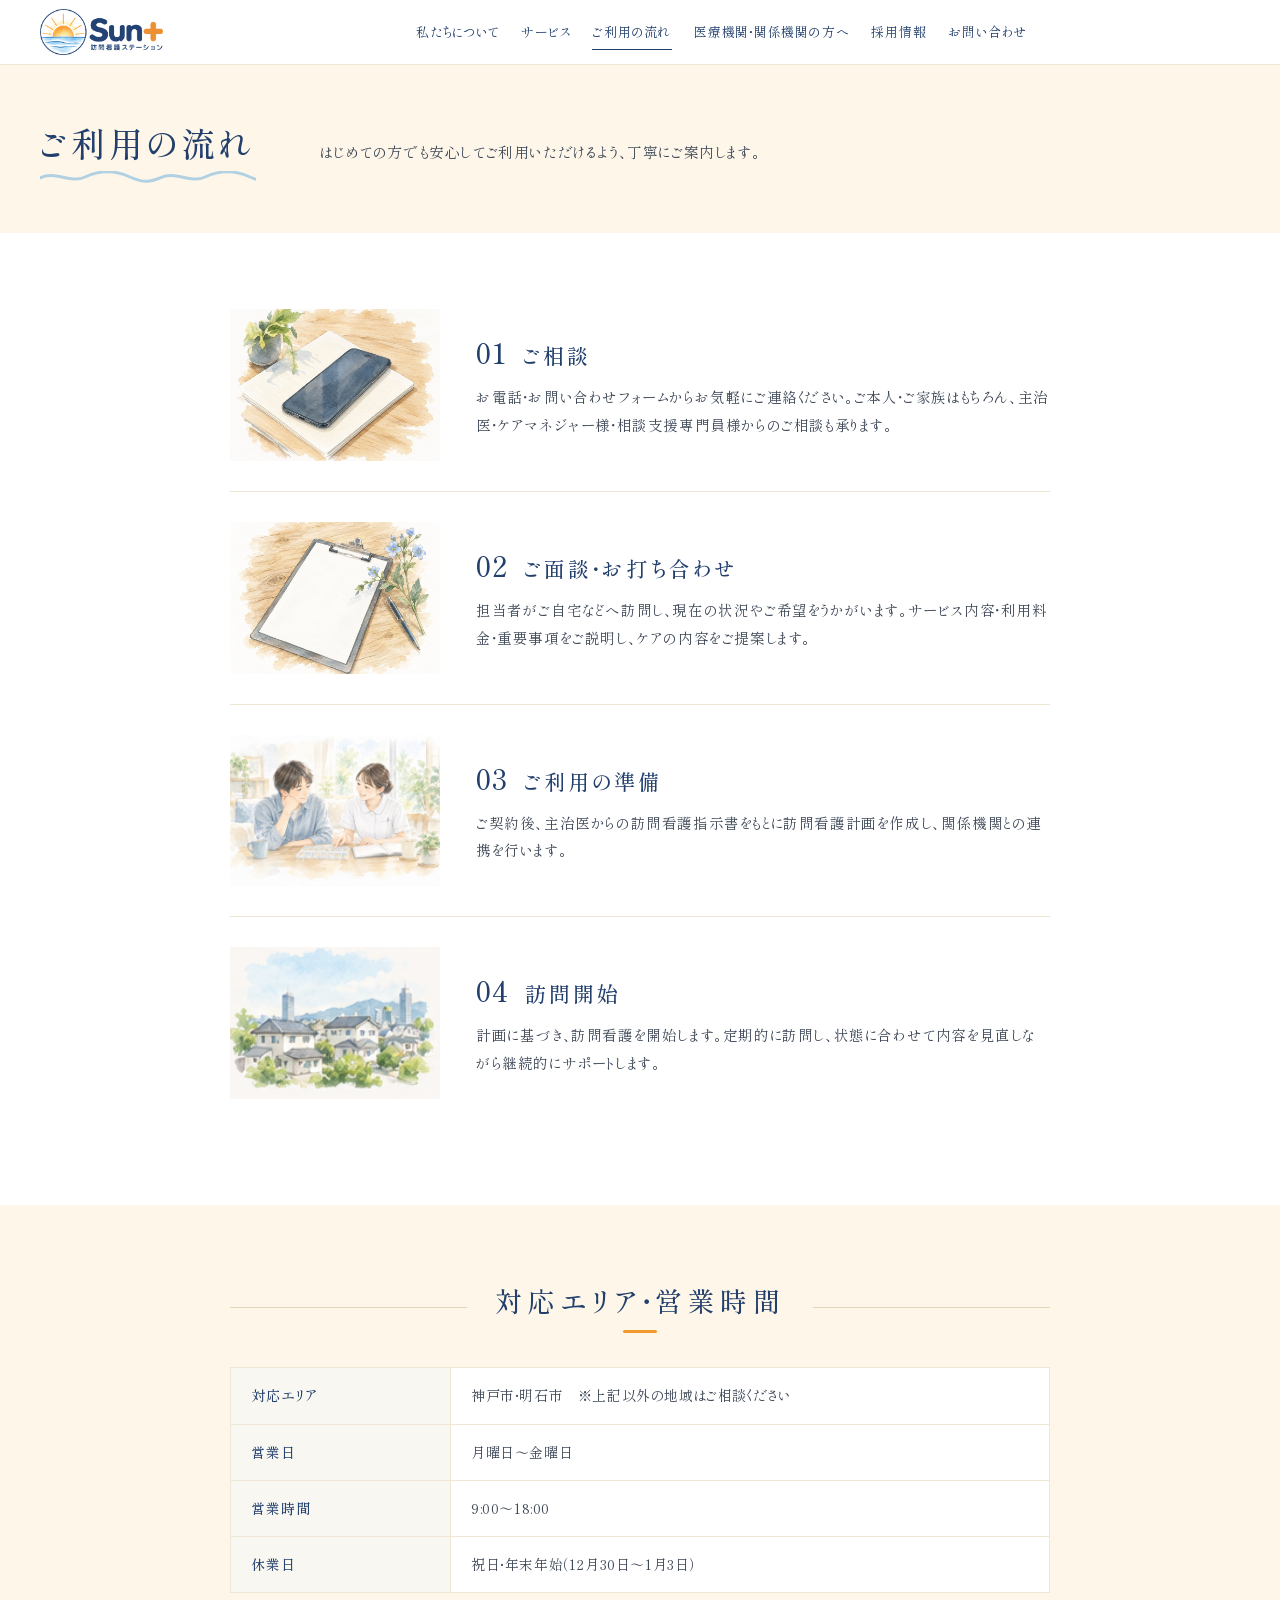
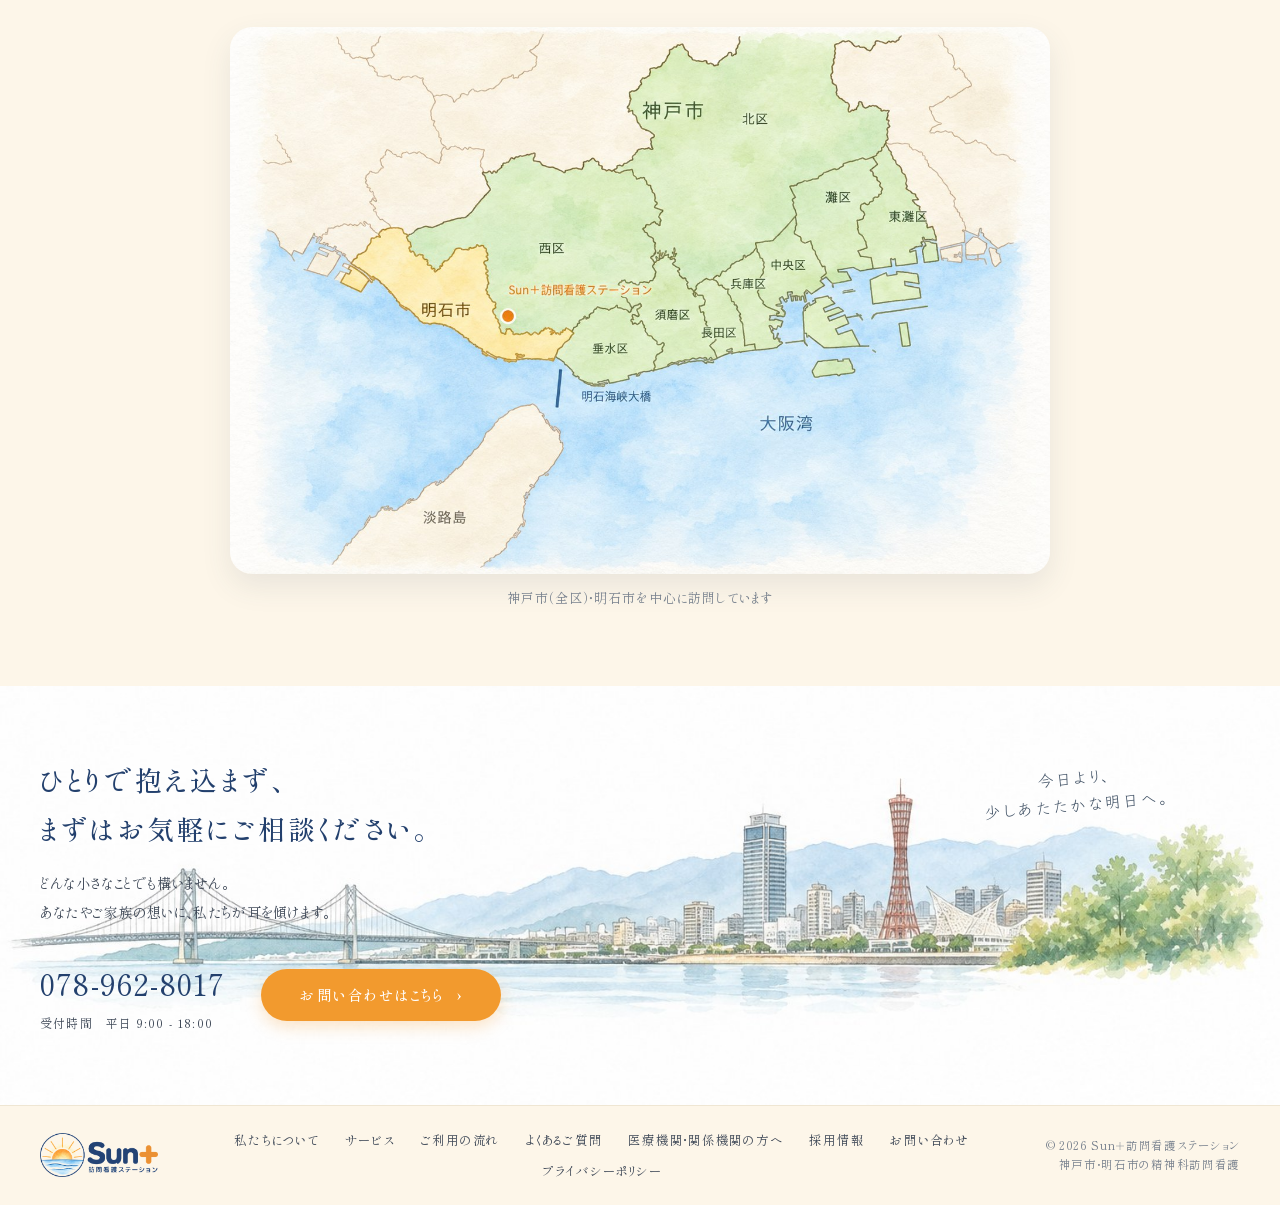
<file: flow.html>
<!DOCTYPE html>
<html lang="ja">
<head>
<meta charset="UTF-8">
<meta name="viewport" content="width=device-width, initial-scale=1.0">
<title>ご利用の流れ｜Sun＋訪問看護ステーション</title>
<meta name="description" content="ご相談から訪問開始までの流れと、対応エリア・営業時間。">
<link rel="icon" href="assets/img/favicon.png" type="image/png">
<link rel="apple-touch-icon" href="assets/img/favicon-180.png">
<link rel="preconnect" href="https://fonts.googleapis.com">
<link rel="preconnect" href="https://fonts.gstatic.com" crossorigin>
<link href="https://fonts.googleapis.com/css2?family=Shippori+Mincho:wght@400;500;600&family=Klee+One:wght@400;600&display=swap" rel="stylesheet">
<link rel="stylesheet" href="assets/css/style.css">
</head>
<body class="page-flow">
<header class="hdr">
  <div class="hdr-in">
    <a class="brand" href="index.html"><img class="logo" src="assets/img/logo_h.png" alt="Sun＋訪問看護ステーション" width="802" height="300"></a>
    <nav class="gnav" aria-label="メインメニュー"><a href="about.html">私たちについて</a><a href="service.html">サービス</a><a href="flow.html" class="on">ご利用の流れ</a><a href="partner.html">医療機関・関係機関の方へ</a><a href="recruit.html">採用情報</a><a href="contact.html">お問い合わせ</a></nav>
    <p class="hdr-tag">こころに寄り添い、<br>その人らしい暮らしをともに</p>
    <button class="burger" type="button" aria-label="メニューを開く" aria-expanded="false" aria-controls="drawer"><span class="bars"><i></i><i></i><i></i></span><span class="lbl">メニュー</span></button>
  </div>
</header>
<div class="drawer" id="drawer" aria-hidden="true">
  <div class="drawer-in">
    <button class="drawer-close" type="button" aria-label="メニューを閉じる">閉じる</button>
    <nav class="dnav"><a href="index.html">ホーム</a><a href="about.html">私たちについて</a><a href="service.html">サービス</a><a href="flow.html" class="on">ご利用の流れ</a><a href="faq.html">よくあるご質問</a><a href="partner.html">医療機関・関係機関の方へ</a><a href="recruit.html">採用情報</a><a href="contact.html">お問い合わせ</a></nav>
    <a class="dtel" href="tel:0789628017"><span class="num">078-962-8017</span><span class="sm">受付時間　平日 9:00 - 18:00</span></a>
  </div>
</div>
<main>

<section class="ph"><div class="wrap can-head"><h1 class="can-t"><span>ご利用の流れ</span></h1><p class="can-lead">はじめての方でも安心してご利用いただけるよう、丁寧にご案内します。</p></div></section>
<section class="sec">
  <div class="wrap narrow"><ol class="flow-detail"><li class="sr"><img src="assets/img/flow_tel.jpg" alt="" loading="lazy"><div><h2><span class="num">01</span>ご相談</h2><p>お電話・お問い合わせフォームからお気軽にご連絡ください。ご本人・ご家族はもちろん、主治医・ケアマネジャー様・相談支援専門員様からのご相談も承ります。</p></div></li><li class="sr"><img src="assets/img/flow_doc.jpg" alt="" loading="lazy"><div><h2><span class="num">02</span>ご面談・お打ち合わせ</h2><p>担当者がご自宅などへ訪問し、現在の状況やご希望をうかがいます。サービス内容・利用料金・重要事項をご説明し、ケアの内容をご提案します。</p></div></li><li class="sr"><img src="assets/img/svc_life.jpg" alt="" loading="lazy"><div><h2><span class="num">03</span>ご利用の準備</h2><p>ご契約後、主治医からの訪問看護指示書をもとに訪問看護計画を作成し、関係機関との連携を行います。</p></div></li><li class="sr"><img src="assets/img/flow_town.png" alt="" loading="lazy"><div><h2><span class="num">04</span>訪問開始</h2><p>計画に基づき、訪問看護を開始します。定期的に訪問し、状態に合わせて内容を見直しながら継続的にサポートします。</p></div></li></ol></div>
</section>
<section class="sec cream">
  <div class="wrap narrow">
    <h2 class="sec-t"><span>対応エリア・営業時間</span></h2>
    <table class="tbl sr">
      <tr><th>対応エリア</th><td>神戸市・明石市　※上記以外の地域はご相談ください</td></tr>
      <tr><th>営業日</th><td>月曜日〜金曜日</td></tr>
      <tr><th>営業時間</th><td>9:00〜18:00</td></tr>
      <tr><th>休業日</th><td>祝日・年末年始（12月30日〜1月3日）</td></tr>
    </table>
    <figure class="area-map sr"><img src="assets/img/area_map.jpg" alt="対応エリアの地図（神戸市全区と明石市）" loading="lazy"><figcaption>神戸市（全区）・明石市を中心に訪問しています</figcaption></figure>
  </div>
</section>

<section class="cta-scene pc">
  <img class="bg" src="assets/img/cta_scene.jpg" alt="" loading="lazy">
  <div class="wrap cta-scene-in">
    <div class="cta-box">
      <h2>ひとりで抱え込まず、<br>まずはお気軽にご相談ください。</h2>
      <p>どんな小さなことでも構いません。<br>あなたやご家族の想いに、私たちが耳を傾けます。</p>
      <div class="cta-row">
        <a class="cta-tel-l" href="tel:0789628017"><span class="num">078-962-8017</span><small>受付時間　平日 9:00 - 18:00</small></a>
        <a class="btn" href="contact.html">お問い合わせはこちら<span class="ar" aria-hidden="true">›</span></a>
      </div>
    </div>
    <p class="hand cta-hand">今日より、<br>少しあたたかな明日へ。</p>
  </div>
</section>
<section class="cta-sp sp">
  <img class="bg" src="assets/img/bridge.jpg" alt="" loading="lazy">
  <div class="cta-sp-in">
    <h2>まずは、お話を聞かせてください。</h2>
    <p>どんな小さなことでも構いません。<br>あなたやご家族の想いに、私たちが耳を傾けます。</p>
    <a class="btn" href="contact.html">ご相談・お問い合わせ<span class="ar" aria-hidden="true">→</span></a>
  </div>
</section>

</main>
<footer class="ftr">
  <div class="ftr-in">
    <div class="ftr-brand"><img class="logo" src="assets/img/logo_h.png" alt="Sun＋訪問看護ステーション" width="802" height="300"></div>
    <nav class="ftr-nav pc" aria-label="フッターメニュー"><a href="about.html">私たちについて</a><a href="service.html">サービス</a><a href="flow.html">ご利用の流れ</a><a href="faq.html">よくあるご質問</a><a href="partner.html">医療機関・関係機関の方へ</a><a href="recruit.html">採用情報</a><a href="contact.html">お問い合わせ</a><a href="privacy.html">プライバシーポリシー</a></nav>
    <nav class="ftr-nav sp" aria-label="フッターメニュー"><a href="index.html">ホーム</a><a href="about.html">私たちについて</a><a href="service.html">サービス</a><a href="flow.html">ご利用の流れ</a><a href="faq.html">よくあるご質問</a><a href="partner.html">医療機関・関係機関の方へ</a><a href="recruit.html">採用情報</a><a href="contact.html">お問い合わせ</a><a href="privacy.html">プライバシーポリシー</a></nav>
    <p class="ftr-addr sp">〒651-2132 兵庫県神戸市西区森友1丁目12 ビタミンテラス枝吉101<br>対応エリア：神戸市・明石市</p>
    <p class="ftr-copy"><span>© 2026 Sun＋訪問看護ステーション</span><span class="sep">｜</span><span>神戸市・明石市の精神科訪問看護</span></p>
  </div>
</footer>
<script src="assets/js/main.js"></script>
</body>
</html>
</file>
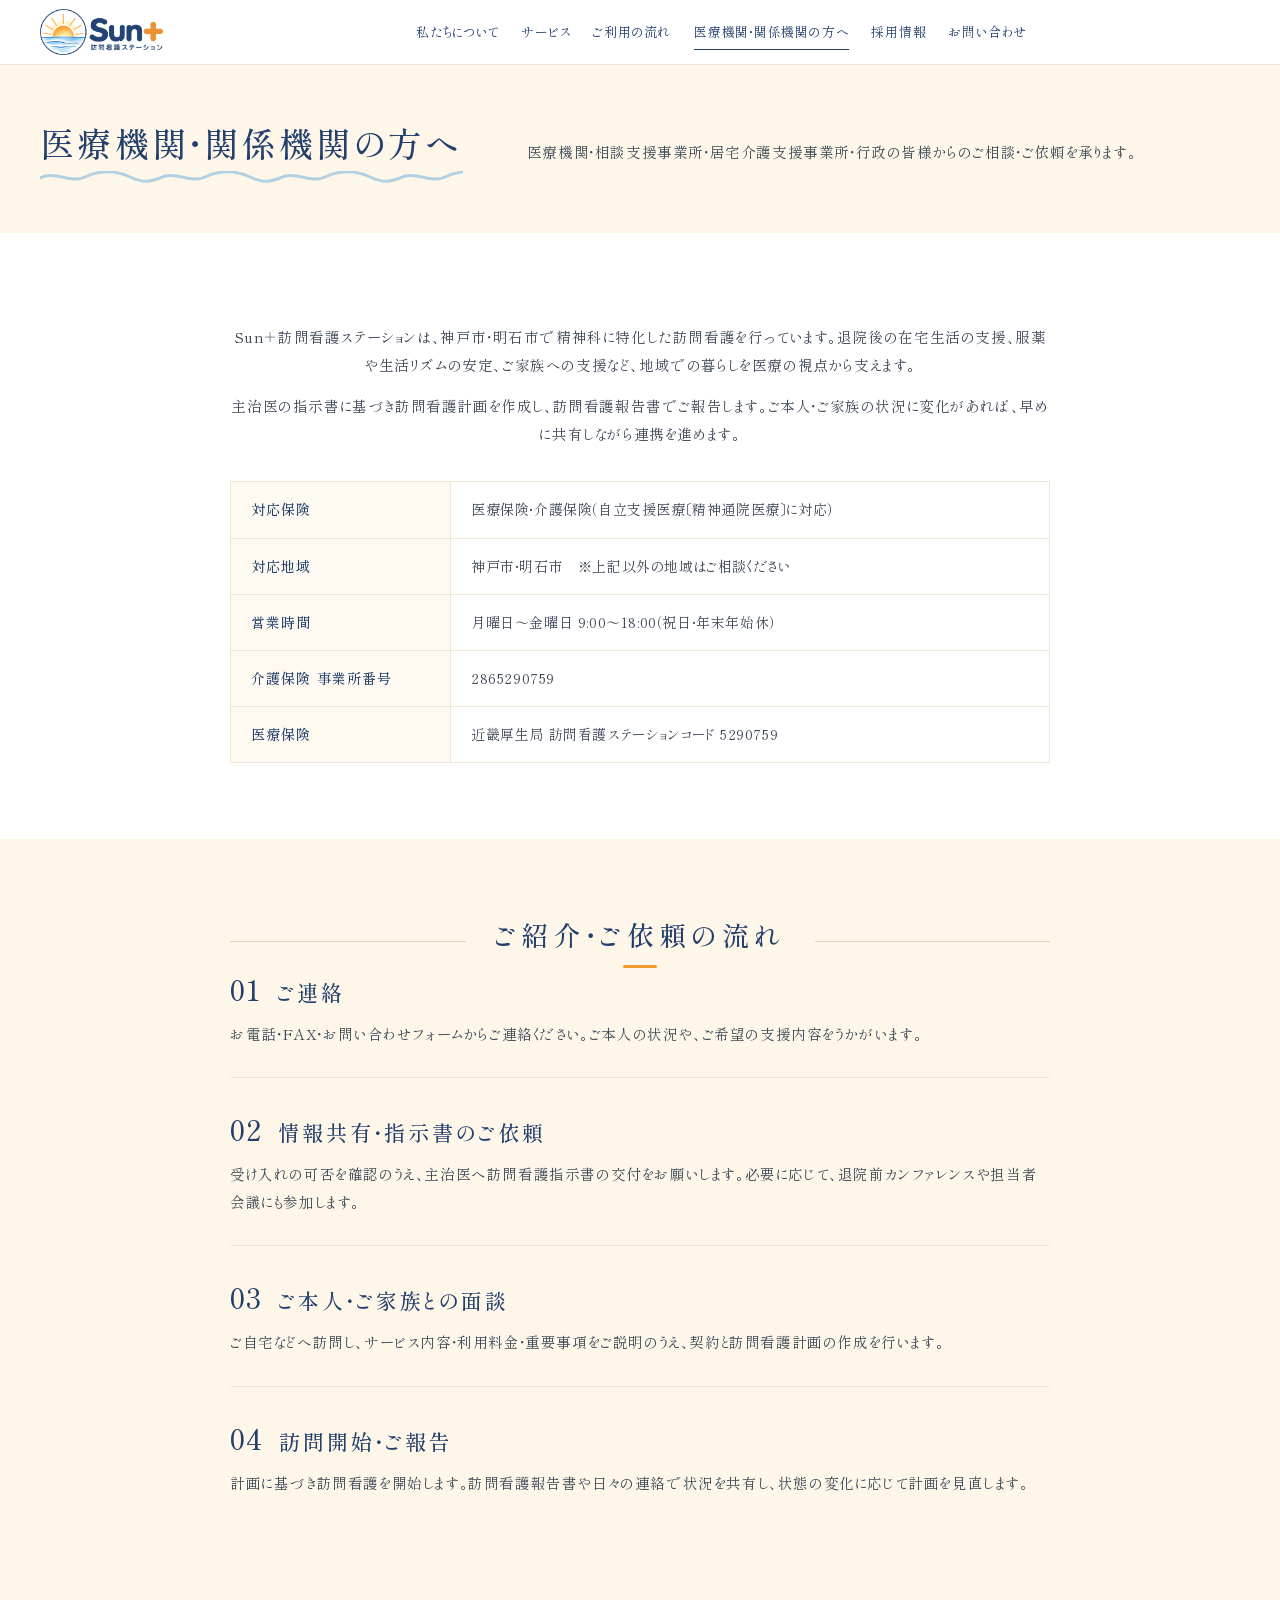
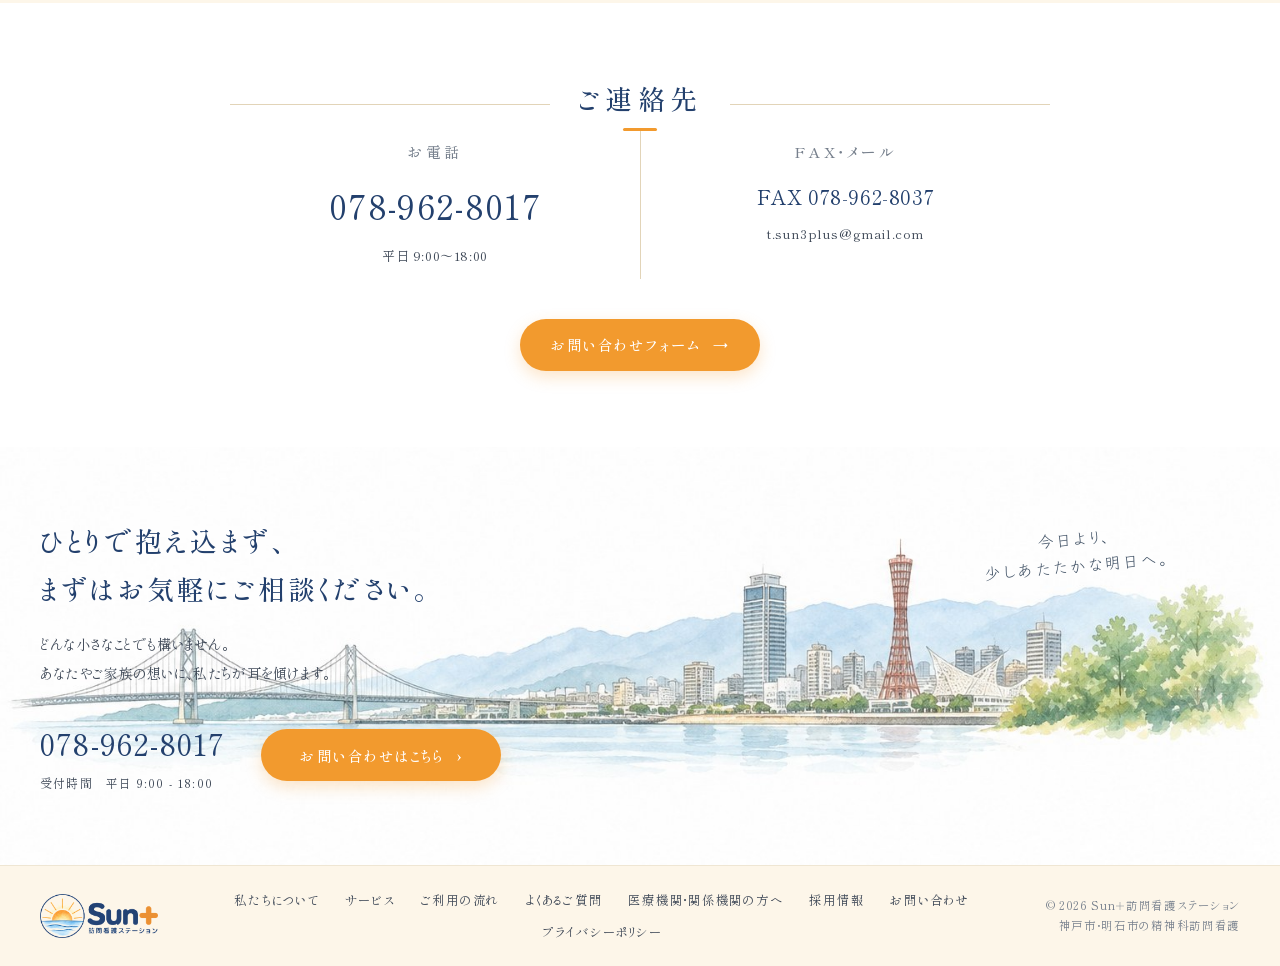
<file: partner.html>
<!DOCTYPE html>
<html lang="ja">
<head>
<meta charset="UTF-8">
<meta name="viewport" content="width=device-width, initial-scale=1.0">
<title>医療機関・関係機関の方へ｜Sun＋訪問看護ステーション</title>
<meta name="description" content="医療機関・相談支援事業所・ケアマネジャー・行政の皆様へ。ご紹介・ご依頼の流れとご連絡先。">
<link rel="icon" href="assets/img/favicon.png" type="image/png">
<link rel="apple-touch-icon" href="assets/img/favicon-180.png">
<link rel="preconnect" href="https://fonts.googleapis.com">
<link rel="preconnect" href="https://fonts.gstatic.com" crossorigin>
<link href="https://fonts.googleapis.com/css2?family=Shippori+Mincho:wght@400;500;600&family=Klee+One:wght@400;600&display=swap" rel="stylesheet">
<link rel="stylesheet" href="assets/css/style.css">
</head>
<body class="page-partner">
<header class="hdr">
  <div class="hdr-in">
    <a class="brand" href="index.html"><img class="logo" src="assets/img/logo_h.png" alt="Sun＋訪問看護ステーション" width="802" height="300"></a>
    <nav class="gnav" aria-label="メインメニュー"><a href="about.html">私たちについて</a><a href="service.html">サービス</a><a href="flow.html">ご利用の流れ</a><a href="partner.html" class="on">医療機関・関係機関の方へ</a><a href="recruit.html">採用情報</a><a href="contact.html">お問い合わせ</a></nav>
    <p class="hdr-tag">こころに寄り添い、<br>その人らしい暮らしをともに</p>
    <button class="burger" type="button" aria-label="メニューを開く" aria-expanded="false" aria-controls="drawer"><span class="bars"><i></i><i></i><i></i></span><span class="lbl">メニュー</span></button>
  </div>
</header>
<div class="drawer" id="drawer" aria-hidden="true">
  <div class="drawer-in">
    <button class="drawer-close" type="button" aria-label="メニューを閉じる">閉じる</button>
    <nav class="dnav"><a href="index.html">ホーム</a><a href="about.html">私たちについて</a><a href="service.html">サービス</a><a href="flow.html">ご利用の流れ</a><a href="faq.html">よくあるご質問</a><a href="partner.html" class="on">医療機関・関係機関の方へ</a><a href="recruit.html">採用情報</a><a href="contact.html">お問い合わせ</a></nav>
    <a class="dtel" href="tel:0789628017"><span class="num">078-962-8017</span><span class="sm">受付時間　平日 9:00 - 18:00</span></a>
  </div>
</div>
<main>

<section class="ph"><div class="wrap can-head"><h1 class="can-t"><span>医療機関・関係機関の方へ</span></h1><p class="can-lead">医療機関・相談支援事業所・居宅介護支援事業所・行政の皆様からのご相談・ご依頼を承ります。</p></div></section>
<section class="sec">
  <div class="wrap narrow">
    <div class="about-lead sr">
      <p>Sun＋訪問看護ステーションは、神戸市・明石市で精神科に特化した訪問看護を行っています。退院後の在宅生活の支援、服薬や生活リズムの安定、ご家族への支援など、地域での暮らしを医療の視点から支えます。</p>
      <p>主治医の指示書に基づき訪問看護計画を作成し、訪問看護報告書でご報告します。ご本人・ご家族の状況に変化があれば、早めに共有しながら連携を進めます。</p>
    </div>
    <table class="tbl sr">
      <tr><th>対応保険</th><td>医療保険・介護保険（自立支援医療〔精神通院医療〕に対応）</td></tr>
      <tr><th>対応地域</th><td>神戸市・明石市　※上記以外の地域はご相談ください</td></tr>
      <tr><th>営業時間</th><td>月曜日〜金曜日 9:00〜18:00（祝日・年末年始休）</td></tr>
      <tr><th>介護保険 事業所番号</th><td>2865290759</td></tr>
      <tr><th>医療保険</th><td>近畿厚生局 訪問看護ステーションコード 5290759</td></tr>
    </table>
  </div>
</section>
<section class="sec cream">
  <div class="wrap narrow">
    <h2 class="sec-t"><span>ご紹介・ご依頼の流れ</span></h2>
    <ol class="flow-detail noimg sr">
      <li><div><h2><span class="num">01</span>ご連絡</h2><p>お電話・FAX・お問い合わせフォームからご連絡ください。ご本人の状況や、ご希望の支援内容をうかがいます。</p></div></li>
      <li><div><h2><span class="num">02</span>情報共有・指示書のご依頼</h2><p>受け入れの可否を確認のうえ、主治医へ訪問看護指示書の交付をお願いします。必要に応じて、退院前カンファレンスや担当者会議にも参加します。</p></div></li>
      <li><div><h2><span class="num">03</span>ご本人・ご家族との面談</h2><p>ご自宅などへ訪問し、サービス内容・利用料金・重要事項をご説明のうえ、契約と訪問看護計画の作成を行います。</p></div></li>
      <li><div><h2><span class="num">04</span>訪問開始・ご報告</h2><p>計画に基づき訪問看護を開始します。訪問看護報告書や日々の連絡で状況を共有し、状態の変化に応じて計画を見直します。</p></div></li>
    </ol>
  </div>
</section>
<section class="sec">
  <div class="wrap narrow">
    <h2 class="sec-t"><span>ご連絡先</span></h2>
    <div class="contact-ways sr">
      <div class="way"><h2>お電話</h2><a class="big" href="tel:0789628017">078-962-8017</a><p>平日 9:00〜18:00</p></div>
      <div class="way"><h2>FAX・メール</h2><span class="mid">FAX 078-962-8037</span><p><a href="mailto:t.sun3plus@gmail.com">t.sun3plus@gmail.com</a></p></div>
    </div>
    <p class="more sr"><a class="btn" href="contact.html?kind=partner">お問い合わせフォーム<span class="ar" aria-hidden="true">→</span></a></p>
  </div>
</section>

<section class="cta-scene pc">
  <img class="bg" src="assets/img/cta_scene.jpg" alt="" loading="lazy">
  <div class="wrap cta-scene-in">
    <div class="cta-box">
      <h2>ひとりで抱え込まず、<br>まずはお気軽にご相談ください。</h2>
      <p>どんな小さなことでも構いません。<br>あなたやご家族の想いに、私たちが耳を傾けます。</p>
      <div class="cta-row">
        <a class="cta-tel-l" href="tel:0789628017"><span class="num">078-962-8017</span><small>受付時間　平日 9:00 - 18:00</small></a>
        <a class="btn" href="contact.html">お問い合わせはこちら<span class="ar" aria-hidden="true">›</span></a>
      </div>
    </div>
    <p class="hand cta-hand">今日より、<br>少しあたたかな明日へ。</p>
  </div>
</section>
<section class="cta-sp sp">
  <img class="bg" src="assets/img/bridge.jpg" alt="" loading="lazy">
  <div class="cta-sp-in">
    <h2>まずは、お話を聞かせてください。</h2>
    <p>どんな小さなことでも構いません。<br>あなたやご家族の想いに、私たちが耳を傾けます。</p>
    <a class="btn" href="contact.html">ご相談・お問い合わせ<span class="ar" aria-hidden="true">→</span></a>
  </div>
</section>

</main>
<footer class="ftr">
  <div class="ftr-in">
    <div class="ftr-brand"><img class="logo" src="assets/img/logo_h.png" alt="Sun＋訪問看護ステーション" width="802" height="300"></div>
    <nav class="ftr-nav pc" aria-label="フッターメニュー"><a href="about.html">私たちについて</a><a href="service.html">サービス</a><a href="flow.html">ご利用の流れ</a><a href="faq.html">よくあるご質問</a><a href="partner.html">医療機関・関係機関の方へ</a><a href="recruit.html">採用情報</a><a href="contact.html">お問い合わせ</a><a href="privacy.html">プライバシーポリシー</a></nav>
    <nav class="ftr-nav sp" aria-label="フッターメニュー"><a href="index.html">ホーム</a><a href="about.html">私たちについて</a><a href="service.html">サービス</a><a href="flow.html">ご利用の流れ</a><a href="faq.html">よくあるご質問</a><a href="partner.html">医療機関・関係機関の方へ</a><a href="recruit.html">採用情報</a><a href="contact.html">お問い合わせ</a><a href="privacy.html">プライバシーポリシー</a></nav>
    <p class="ftr-addr sp">〒651-2132 兵庫県神戸市西区森友1丁目12 ビタミンテラス枝吉101<br>対応エリア：神戸市・明石市</p>
    <p class="ftr-copy"><span>© 2026 Sun＋訪問看護ステーション</span><span class="sep">｜</span><span>神戸市・明石市の精神科訪問看護</span></p>
  </div>
</footer>
<script src="assets/js/main.js"></script>
</body>
</html>
</file>
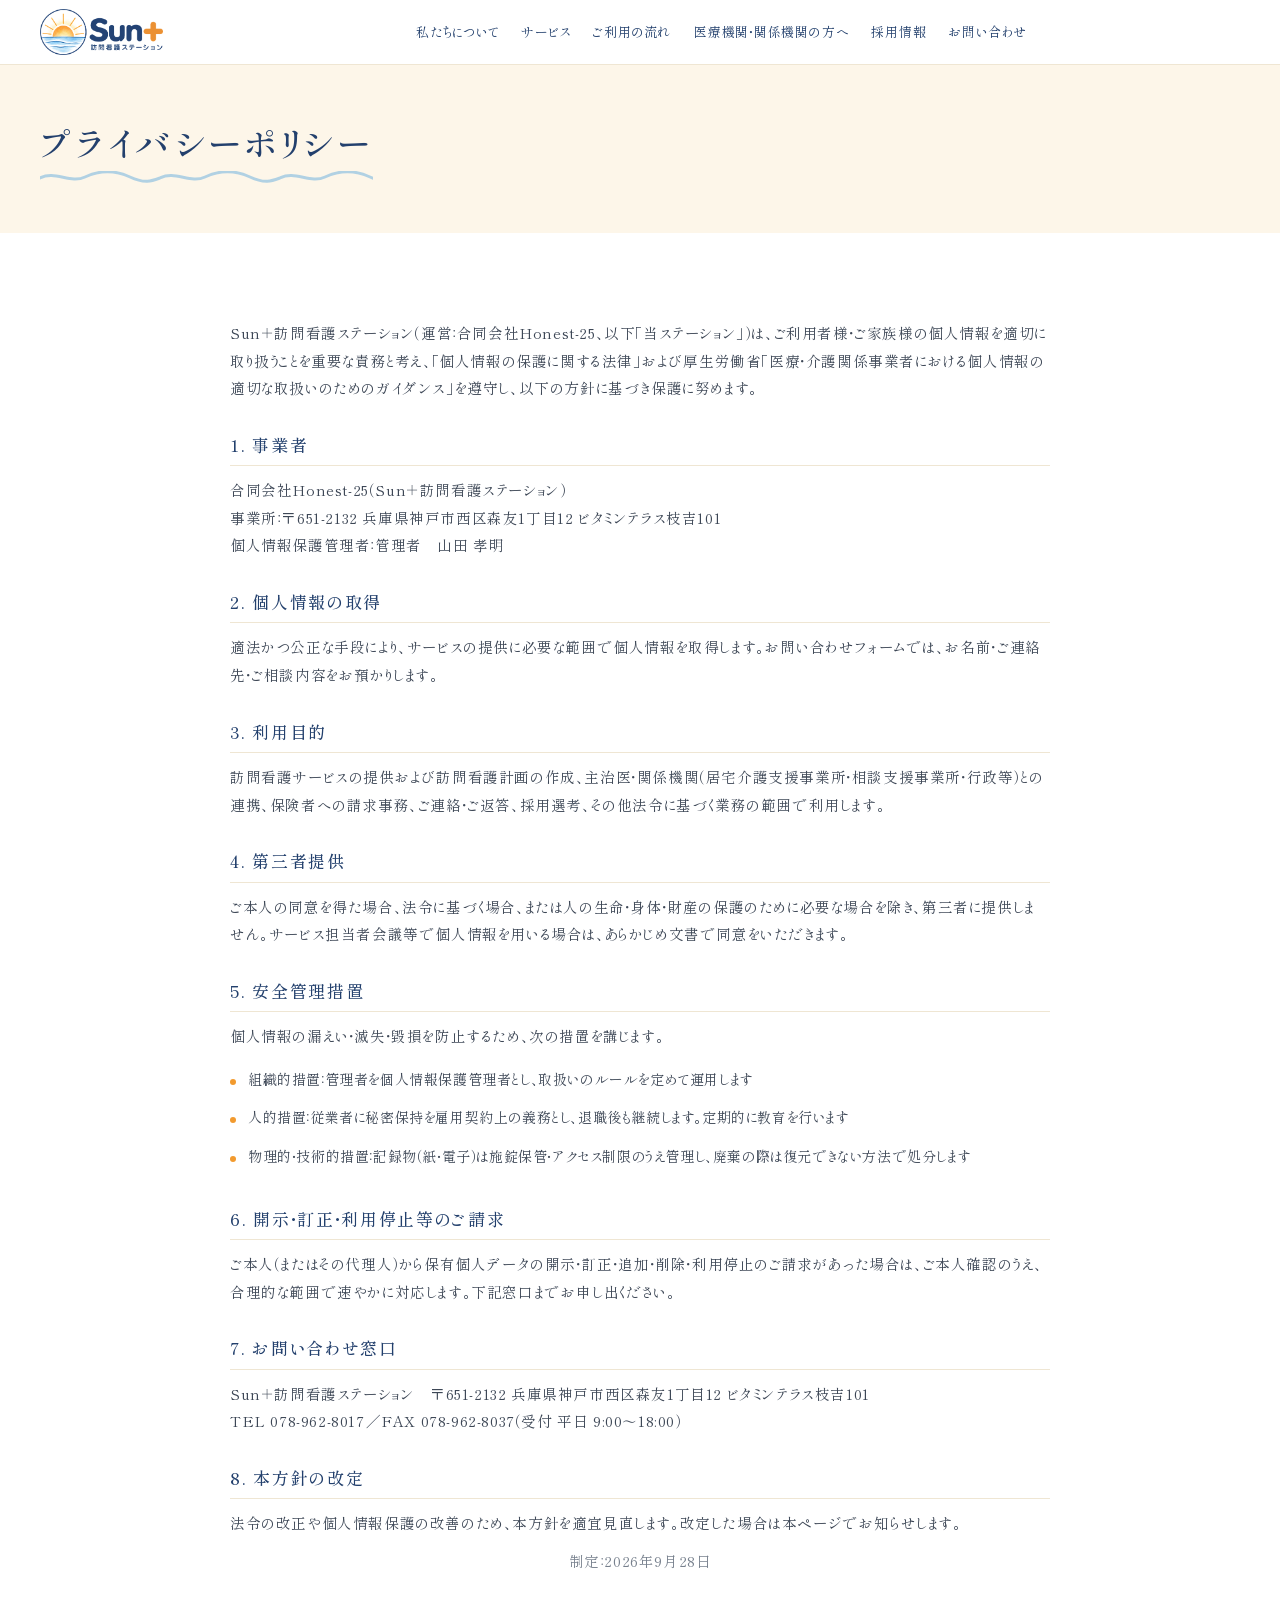
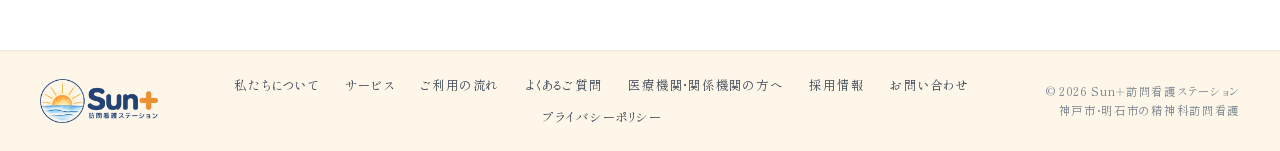
<file: privacy.html>
<!DOCTYPE html>
<html lang="ja">
<head>
<meta charset="UTF-8">
<meta name="viewport" content="width=device-width, initial-scale=1.0">
<title>プライバシーポリシー｜Sun＋訪問看護ステーション</title>
<meta name="description" content="Sun＋訪問看護ステーションのプライバシーポリシー。">
<link rel="icon" href="assets/img/favicon.png" type="image/png">
<link rel="apple-touch-icon" href="assets/img/favicon-180.png">
<link rel="preconnect" href="https://fonts.googleapis.com">
<link rel="preconnect" href="https://fonts.gstatic.com" crossorigin>
<link href="https://fonts.googleapis.com/css2?family=Shippori+Mincho:wght@400;500;600&family=Klee+One:wght@400;600&display=swap" rel="stylesheet">
<link rel="stylesheet" href="assets/css/style.css">
</head>
<body class="page-privacy">
<header class="hdr">
  <div class="hdr-in">
    <a class="brand" href="index.html"><img class="logo" src="assets/img/logo_h.png" alt="Sun＋訪問看護ステーション" width="802" height="300"></a>
    <nav class="gnav" aria-label="メインメニュー"><a href="about.html">私たちについて</a><a href="service.html">サービス</a><a href="flow.html">ご利用の流れ</a><a href="partner.html">医療機関・関係機関の方へ</a><a href="recruit.html">採用情報</a><a href="contact.html">お問い合わせ</a></nav>
    <p class="hdr-tag">こころに寄り添い、<br>その人らしい暮らしをともに</p>
    <button class="burger" type="button" aria-label="メニューを開く" aria-expanded="false" aria-controls="drawer"><span class="bars"><i></i><i></i><i></i></span><span class="lbl">メニュー</span></button>
  </div>
</header>
<div class="drawer" id="drawer" aria-hidden="true">
  <div class="drawer-in">
    <button class="drawer-close" type="button" aria-label="メニューを閉じる">閉じる</button>
    <nav class="dnav"><a href="index.html">ホーム</a><a href="about.html">私たちについて</a><a href="service.html">サービス</a><a href="flow.html">ご利用の流れ</a><a href="faq.html">よくあるご質問</a><a href="partner.html">医療機関・関係機関の方へ</a><a href="recruit.html">採用情報</a><a href="contact.html">お問い合わせ</a></nav>
    <a class="dtel" href="tel:0789628017"><span class="num">078-962-8017</span><span class="sm">受付時間　平日 9:00 - 18:00</span></a>
  </div>
</div>
<main>

<section class="ph"><div class="wrap can-head"><h1 class="can-t"><span>プライバシーポリシー</span></h1></div></section>
<section class="sec">
  <div class="wrap narrow policy sr">
    <p>Sun＋訪問看護ステーション（運営：合同会社Honest-25、以下「当ステーション」）は、ご利用者様・ご家族様の個人情報を適切に取り扱うことを重要な責務と考え、「個人情報の保護に関する法律」および厚生労働省「医療・介護関係事業者における個人情報の適切な取扱いのためのガイダンス」を遵守し、以下の方針に基づき保護に努めます。</p>
    <h2>1. 事業者</h2><p>合同会社Honest-25（Sun＋訪問看護ステーション）<br>事業所：〒651-2132 兵庫県神戸市西区森友1丁目12 ビタミンテラス枝吉101<br>個人情報保護管理者：管理者　山田 孝明</p>
    <h2>2. 個人情報の取得</h2><p>適法かつ公正な手段により、サービスの提供に必要な範囲で個人情報を取得します。お問い合わせフォームでは、お名前・ご連絡先・ご相談内容をお預かりします。</p>
    <h2>3. 利用目的</h2><p>訪問看護サービスの提供および訪問看護計画の作成、主治医・関係機関（居宅介護支援事業所・相談支援事業所・行政等）との連携、保険者への請求事務、ご連絡・ご返答、採用選考、その他法令に基づく業務の範囲で利用します。</p>
    <h2>4. 第三者提供</h2><p>ご本人の同意を得た場合、法令に基づく場合、または人の生命・身体・財産の保護のために必要な場合を除き、第三者に提供しません。サービス担当者会議等で個人情報を用いる場合は、あらかじめ文書で同意をいただきます。</p>
    <h2>5. 安全管理措置</h2><p>個人情報の漏えい・滅失・毀損を防止するため、次の措置を講じます。</p>
    <ul class="dot-list left">
      <li>組織的措置：管理者を個人情報保護管理者とし、取扱いのルールを定めて運用します</li>
      <li>人的措置：従業者に秘密保持を雇用契約上の義務とし、退職後も継続します。定期的に教育を行います</li>
      <li>物理的・技術的措置：記録物（紙・電子）は施錠保管・アクセス制限のうえ管理し、廃棄の際は復元できない方法で処分します</li>
    </ul>
    <h2>6. 開示・訂正・利用停止等のご請求</h2><p>ご本人（またはその代理人）から保有個人データの開示・訂正・追加・削除・利用停止のご請求があった場合は、ご本人確認のうえ、合理的な範囲で速やかに対応します。下記窓口までお申し出ください。</p>
    <h2>7. お問い合わせ窓口</h2><p>Sun＋訪問看護ステーション　〒651-2132 兵庫県神戸市西区森友1丁目12 ビタミンテラス枝吉101<br>TEL <a href="tel:0789628017">078-962-8017</a>／FAX 078-962-8037（受付 平日 9:00〜18:00）</p>
    <h2>8. 本方針の改定</h2><p>法令の改正や個人情報保護の改善のため、本方針を適宜見直します。改定した場合は本ページでお知らせします。</p>
    <p class="note-c">制定：2026年9月28日</p>
  </div>
</section>
</main>
<footer class="ftr">
  <div class="ftr-in">
    <div class="ftr-brand"><img class="logo" src="assets/img/logo_h.png" alt="Sun＋訪問看護ステーション" width="802" height="300"></div>
    <nav class="ftr-nav pc" aria-label="フッターメニュー"><a href="about.html">私たちについて</a><a href="service.html">サービス</a><a href="flow.html">ご利用の流れ</a><a href="faq.html">よくあるご質問</a><a href="partner.html">医療機関・関係機関の方へ</a><a href="recruit.html">採用情報</a><a href="contact.html">お問い合わせ</a><a href="privacy.html">プライバシーポリシー</a></nav>
    <nav class="ftr-nav sp" aria-label="フッターメニュー"><a href="index.html">ホーム</a><a href="about.html">私たちについて</a><a href="service.html">サービス</a><a href="flow.html">ご利用の流れ</a><a href="faq.html">よくあるご質問</a><a href="partner.html">医療機関・関係機関の方へ</a><a href="recruit.html">採用情報</a><a href="contact.html">お問い合わせ</a><a href="privacy.html">プライバシーポリシー</a></nav>
    <p class="ftr-addr sp">〒651-2132 兵庫県神戸市西区森友1丁目12 ビタミンテラス枝吉101<br>対応エリア：神戸市・明石市</p>
    <p class="ftr-copy"><span>© 2026 Sun＋訪問看護ステーション</span><span class="sep">｜</span><span>神戸市・明石市の精神科訪問看護</span></p>
  </div>
</footer>
<script src="assets/js/main.js"></script>
</body>
</html>
</file>
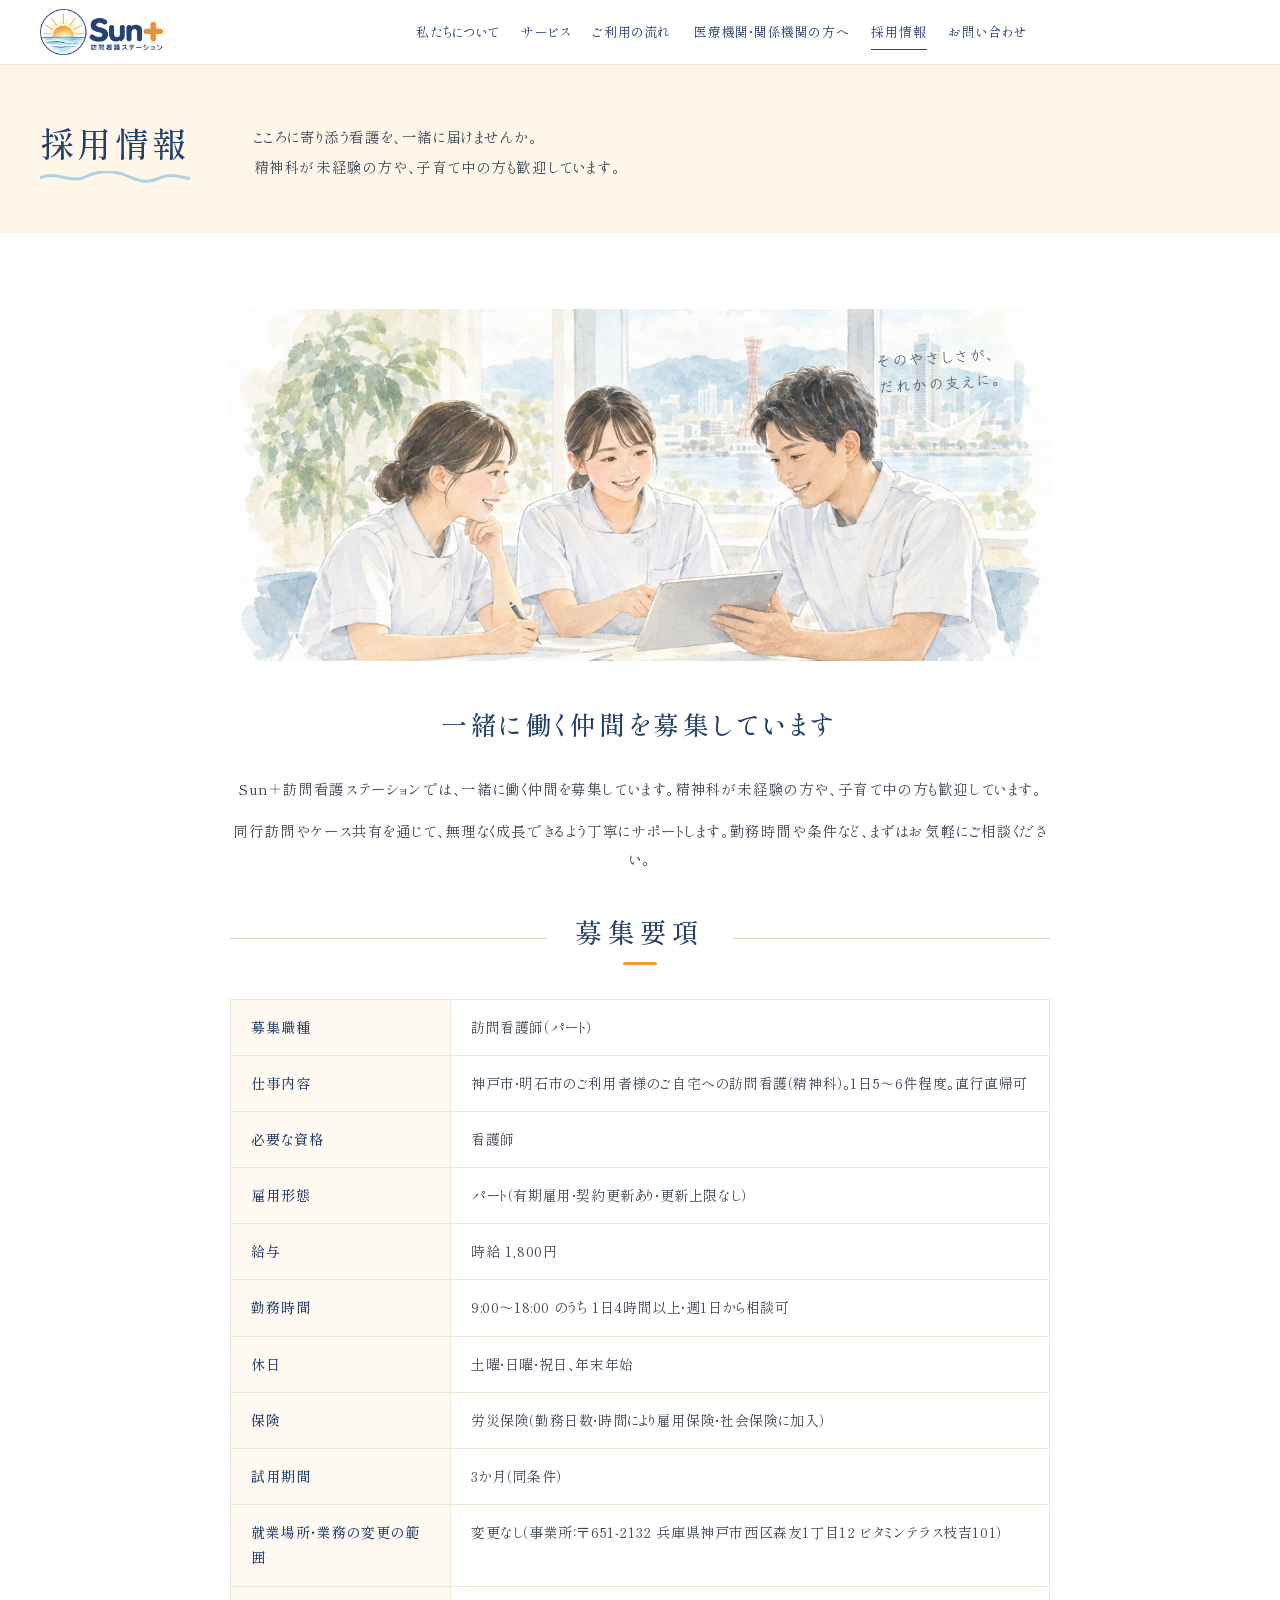
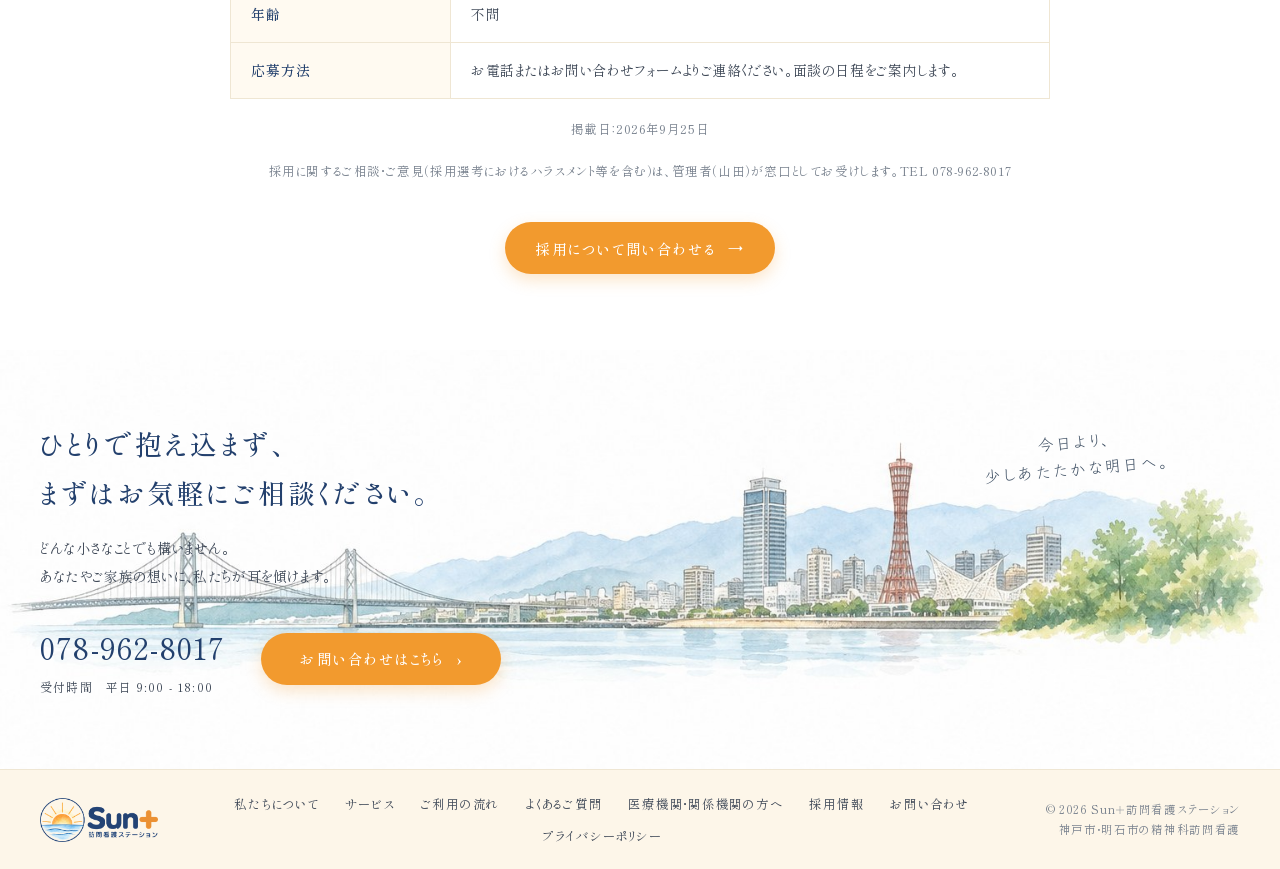
<file: recruit.html>
<!DOCTYPE html>
<html lang="ja">
<head>
<meta charset="UTF-8">
<meta name="viewport" content="width=device-width, initial-scale=1.0">
<title>採用情報｜Sun＋訪問看護ステーション</title>
<meta name="description" content="Sun＋訪問看護ステーションでは看護師を募集しています。精神科未経験・子育て中の方も歓迎。">
<link rel="icon" href="assets/img/favicon.png" type="image/png">
<link rel="apple-touch-icon" href="assets/img/favicon-180.png">
<link rel="preconnect" href="https://fonts.googleapis.com">
<link rel="preconnect" href="https://fonts.gstatic.com" crossorigin>
<link href="https://fonts.googleapis.com/css2?family=Shippori+Mincho:wght@400;500;600&family=Klee+One:wght@400;600&display=swap" rel="stylesheet">
<link rel="stylesheet" href="assets/css/style.css">
</head>
<body class="page-recruit">
<header class="hdr">
  <div class="hdr-in">
    <a class="brand" href="index.html"><img class="logo" src="assets/img/logo_h.png" alt="Sun＋訪問看護ステーション" width="802" height="300"></a>
    <nav class="gnav" aria-label="メインメニュー"><a href="about.html">私たちについて</a><a href="service.html">サービス</a><a href="flow.html">ご利用の流れ</a><a href="partner.html">医療機関・関係機関の方へ</a><a href="recruit.html" class="on">採用情報</a><a href="contact.html">お問い合わせ</a></nav>
    <p class="hdr-tag">こころに寄り添い、<br>その人らしい暮らしをともに</p>
    <button class="burger" type="button" aria-label="メニューを開く" aria-expanded="false" aria-controls="drawer"><span class="bars"><i></i><i></i><i></i></span><span class="lbl">メニュー</span></button>
  </div>
</header>
<div class="drawer" id="drawer" aria-hidden="true">
  <div class="drawer-in">
    <button class="drawer-close" type="button" aria-label="メニューを閉じる">閉じる</button>
    <nav class="dnav"><a href="index.html">ホーム</a><a href="about.html">私たちについて</a><a href="service.html">サービス</a><a href="flow.html">ご利用の流れ</a><a href="faq.html">よくあるご質問</a><a href="partner.html">医療機関・関係機関の方へ</a><a href="recruit.html" class="on">採用情報</a><a href="contact.html">お問い合わせ</a></nav>
    <a class="dtel" href="tel:0789628017"><span class="num">078-962-8017</span><span class="sm">受付時間　平日 9:00 - 18:00</span></a>
  </div>
</div>
<main>

<section class="ph"><div class="wrap can-head"><h1 class="can-t"><span>採用情報</span></h1><p class="can-lead">こころに寄り添う看護を、一緒に届けませんか。<br class='pc'>精神科が未経験の方や、子育て中の方も歓迎しています。</p></div></section>
<section class="sec">
  <div class="wrap narrow">
    <figure class="about-fig sr wide"><img src="assets/img/recruit_staff.jpg" alt="窓辺で打ち合わせをする看護師たちの水彩イラスト" loading="lazy"><p class="hand fig-hand">そのやさしさが、<br>だれかの支えに。</p></figure>
    <div class="about-lead sr">
      <h2 class="about-h">一緒に働く仲間を募集しています</h2>
      <p>Sun＋訪問看護ステーションでは、一緒に働く仲間を募集しています。精神科が未経験の方や、子育て中の方も歓迎しています。</p>
      <p>同行訪問やケース共有を通じて、無理なく成長できるよう丁寧にサポートします。勤務時間や条件など、まずはお気軽にご相談ください。</p>
    </div>
    <h2 class="sec-t" style="margin-top:40px"><span>募集要項</span></h2>
    <table class="tbl sr">
      <tr><th>募集職種</th><td>訪問看護師（パート）</td></tr>
      <tr><th>仕事内容</th><td>神戸市・明石市のご利用者様のご自宅への訪問看護（精神科）。1日5〜6件程度。直行直帰可</td></tr>
      <tr><th>必要な資格</th><td>看護師</td></tr>
      <tr><th>雇用形態</th><td>パート（有期雇用・契約更新あり・更新上限なし）</td></tr>
      <tr><th>給与</th><td>時給 1,800円</td></tr>
      <tr><th>勤務時間</th><td>9:00〜18:00 のうち 1日4時間以上・週1日から相談可</td></tr>
      <tr><th>休日</th><td>土曜・日曜・祝日、年末年始</td></tr>
      <tr><th>保険</th><td>労災保険（勤務日数・時間により雇用保険・社会保険に加入）</td></tr>
      <tr><th>試用期間</th><td>3か月（同条件）</td></tr>
      <tr><th>就業場所・業務の変更の範囲</th><td>変更なし（事業所：〒651-2132 兵庫県神戸市西区森友1丁目12 ビタミンテラス枝吉101）</td></tr>
      <tr><th>年齢</th><td>不問</td></tr>
      <tr><th>応募方法</th><td>お電話またはお問い合わせフォームよりご連絡ください。面談の日程をご案内します。</td></tr>
    </table>
    <p class="note-c sr">掲載日：2026年9月25日</p>
    <p class="note-c sr">採用に関するご相談・ご意見（採用選考におけるハラスメント等を含む）は、管理者（山田）が窓口としてお受けします。TEL <a href="tel:0789628017">078-962-8017</a></p>
    <p class="more sr"><a class="btn" href="contact.html?kind=recruit">採用について問い合わせる<span class="ar" aria-hidden="true">→</span></a></p>
  </div>
</section>

<section class="cta-scene pc">
  <img class="bg" src="assets/img/cta_scene.jpg" alt="" loading="lazy">
  <div class="wrap cta-scene-in">
    <div class="cta-box">
      <h2>ひとりで抱え込まず、<br>まずはお気軽にご相談ください。</h2>
      <p>どんな小さなことでも構いません。<br>あなたやご家族の想いに、私たちが耳を傾けます。</p>
      <div class="cta-row">
        <a class="cta-tel-l" href="tel:0789628017"><span class="num">078-962-8017</span><small>受付時間　平日 9:00 - 18:00</small></a>
        <a class="btn" href="contact.html">お問い合わせはこちら<span class="ar" aria-hidden="true">›</span></a>
      </div>
    </div>
    <p class="hand cta-hand">今日より、<br>少しあたたかな明日へ。</p>
  </div>
</section>
<section class="cta-sp sp">
  <img class="bg" src="assets/img/bridge.jpg" alt="" loading="lazy">
  <div class="cta-sp-in">
    <h2>まずは、お話を聞かせてください。</h2>
    <p>どんな小さなことでも構いません。<br>あなたやご家族の想いに、私たちが耳を傾けます。</p>
    <a class="btn" href="contact.html">ご相談・お問い合わせ<span class="ar" aria-hidden="true">→</span></a>
  </div>
</section>

</main>
<footer class="ftr">
  <div class="ftr-in">
    <div class="ftr-brand"><img class="logo" src="assets/img/logo_h.png" alt="Sun＋訪問看護ステーション" width="802" height="300"></div>
    <nav class="ftr-nav pc" aria-label="フッターメニュー"><a href="about.html">私たちについて</a><a href="service.html">サービス</a><a href="flow.html">ご利用の流れ</a><a href="faq.html">よくあるご質問</a><a href="partner.html">医療機関・関係機関の方へ</a><a href="recruit.html">採用情報</a><a href="contact.html">お問い合わせ</a><a href="privacy.html">プライバシーポリシー</a></nav>
    <nav class="ftr-nav sp" aria-label="フッターメニュー"><a href="index.html">ホーム</a><a href="about.html">私たちについて</a><a href="service.html">サービス</a><a href="flow.html">ご利用の流れ</a><a href="faq.html">よくあるご質問</a><a href="partner.html">医療機関・関係機関の方へ</a><a href="recruit.html">採用情報</a><a href="contact.html">お問い合わせ</a><a href="privacy.html">プライバシーポリシー</a></nav>
    <p class="ftr-addr sp">〒651-2132 兵庫県神戸市西区森友1丁目12 ビタミンテラス枝吉101<br>対応エリア：神戸市・明石市</p>
    <p class="ftr-copy"><span>© 2026 Sun＋訪問看護ステーション</span><span class="sep">｜</span><span>神戸市・明石市の精神科訪問看護</span></p>
  </div>
</footer>
<script src="assets/js/main.js"></script>
</body>
</html>
</file>
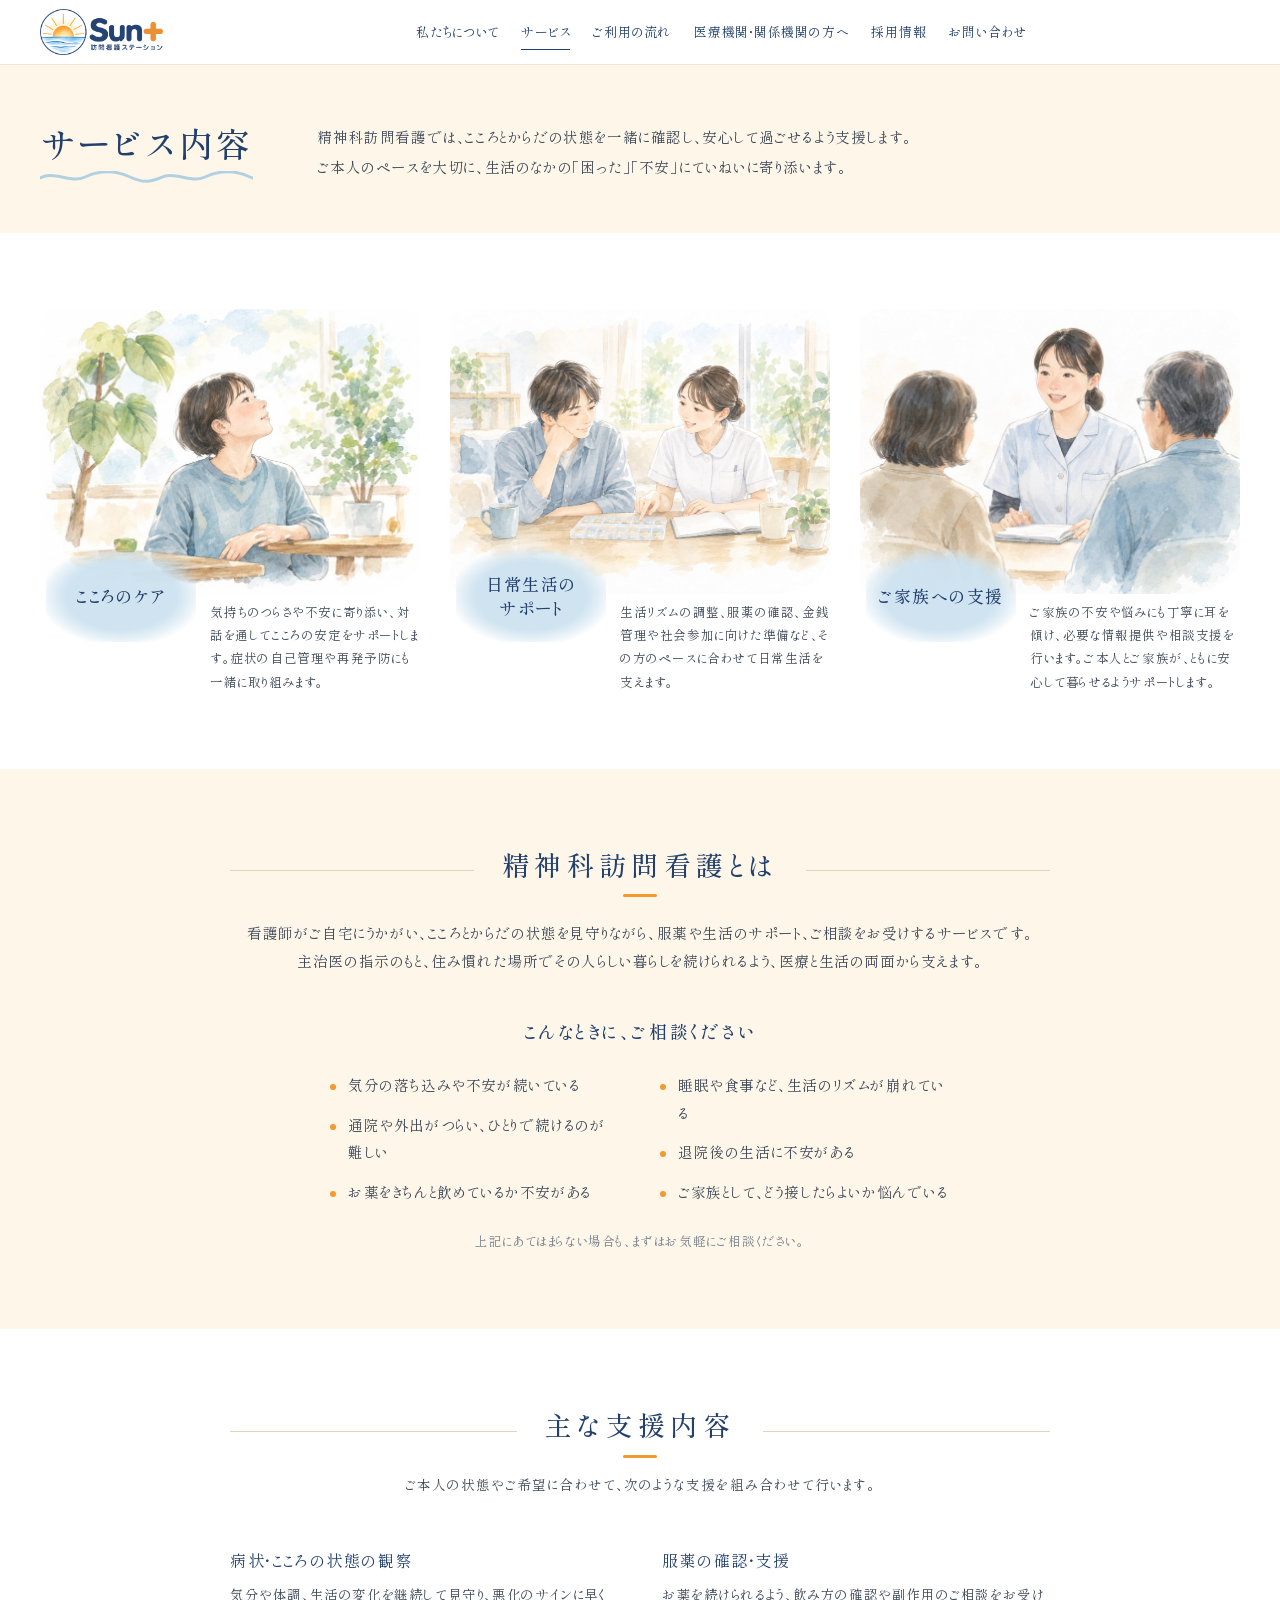
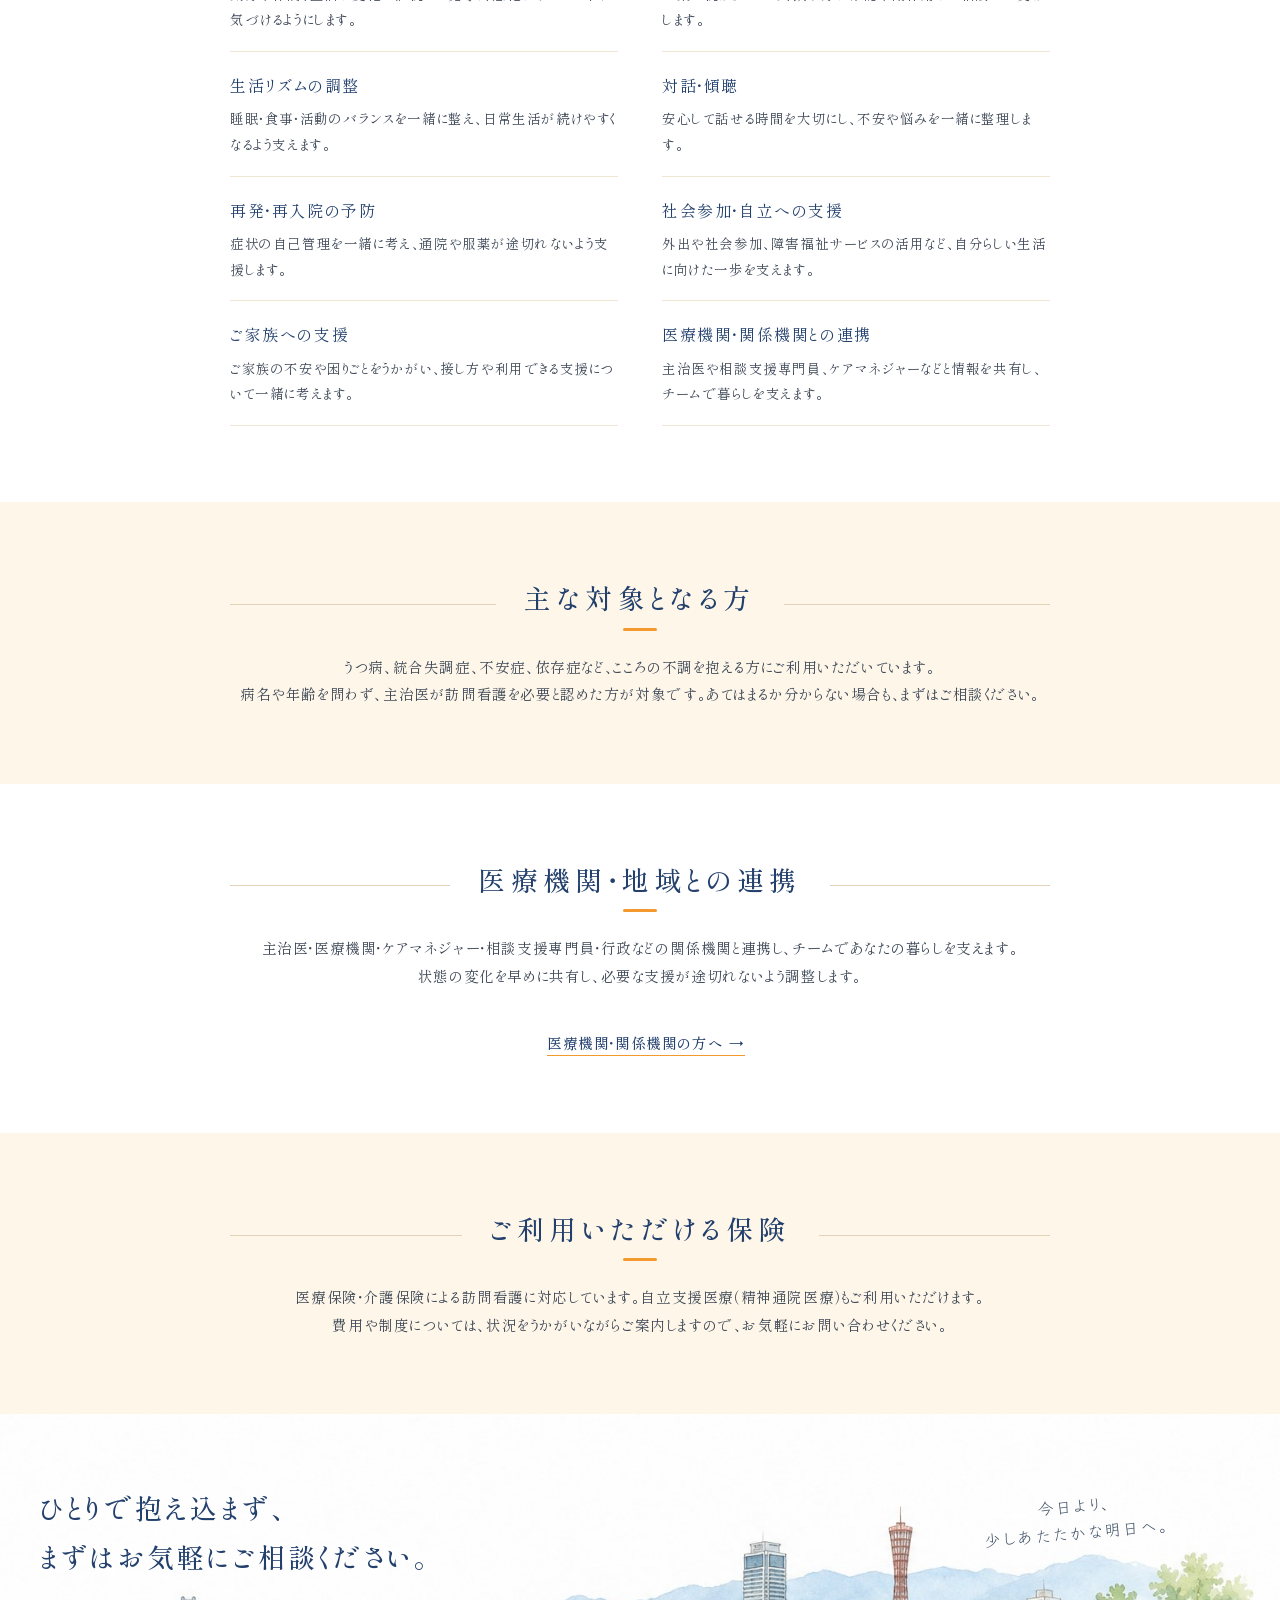
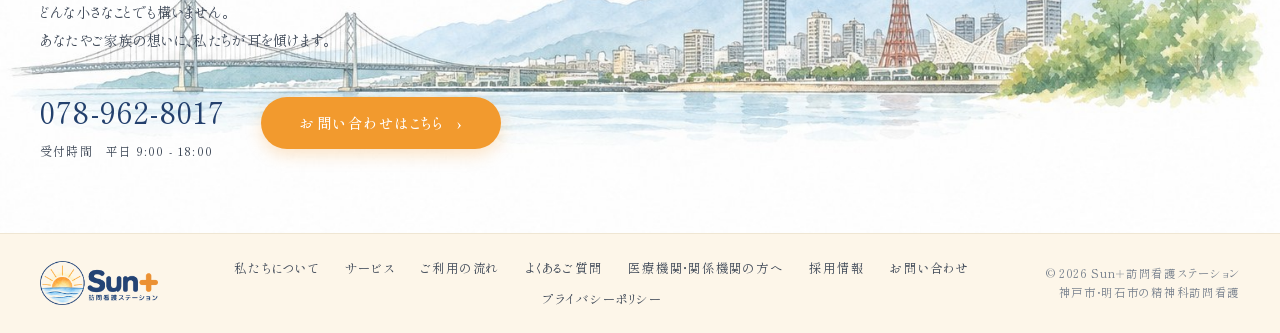
<file: service.html>
<!DOCTYPE html>
<html lang="ja">
<head>
<meta charset="UTF-8">
<meta name="viewport" content="width=device-width, initial-scale=1.0">
<title>サービス内容｜Sun＋訪問看護ステーション</title>
<meta name="description" content="こころのケア・日常生活のサポート・ご家族への支援。精神科訪問看護のサービス内容。">
<link rel="icon" href="assets/img/favicon.png" type="image/png">
<link rel="apple-touch-icon" href="assets/img/favicon-180.png">
<link rel="preconnect" href="https://fonts.googleapis.com">
<link rel="preconnect" href="https://fonts.gstatic.com" crossorigin>
<link href="https://fonts.googleapis.com/css2?family=Shippori+Mincho:wght@400;500;600&family=Klee+One:wght@400;600&display=swap" rel="stylesheet">
<link rel="stylesheet" href="assets/css/style.css">
</head>
<body class="page-service">
<header class="hdr">
  <div class="hdr-in">
    <a class="brand" href="index.html"><img class="logo" src="assets/img/logo_h.png" alt="Sun＋訪問看護ステーション" width="802" height="300"></a>
    <nav class="gnav" aria-label="メインメニュー"><a href="about.html">私たちについて</a><a href="service.html" class="on">サービス</a><a href="flow.html">ご利用の流れ</a><a href="partner.html">医療機関・関係機関の方へ</a><a href="recruit.html">採用情報</a><a href="contact.html">お問い合わせ</a></nav>
    <p class="hdr-tag">こころに寄り添い、<br>その人らしい暮らしをともに</p>
    <button class="burger" type="button" aria-label="メニューを開く" aria-expanded="false" aria-controls="drawer"><span class="bars"><i></i><i></i><i></i></span><span class="lbl">メニュー</span></button>
  </div>
</header>
<div class="drawer" id="drawer" aria-hidden="true">
  <div class="drawer-in">
    <button class="drawer-close" type="button" aria-label="メニューを閉じる">閉じる</button>
    <nav class="dnav"><a href="index.html">ホーム</a><a href="about.html">私たちについて</a><a href="service.html" class="on">サービス</a><a href="flow.html">ご利用の流れ</a><a href="faq.html">よくあるご質問</a><a href="partner.html">医療機関・関係機関の方へ</a><a href="recruit.html">採用情報</a><a href="contact.html">お問い合わせ</a></nav>
    <a class="dtel" href="tel:0789628017"><span class="num">078-962-8017</span><span class="sm">受付時間　平日 9:00 - 18:00</span></a>
  </div>
</div>
<main>

<section class="ph"><div class="wrap can-head"><h1 class="can-t"><span>サービス内容</span></h1><p class="can-lead">精神科訪問看護では、こころとからだの状態を一緒に確認し、安心して過ごせるよう支援します。<br class='pc'>ご本人のペースを大切に、生活のなかの「困った」「不安」にていねいに寄り添います。</p></div></section>
<section class="sec">
  <div class="wrap">
    <div class="can-grid">
      <div class="can-item sr" id="heart"><img src="assets/img/svc_heart.jpg" alt="" loading="lazy"><div class="can-cap"><span class="blob">こころのケア</span><p>気持ちのつらさや不安に寄り添い、対話を通してこころの安定をサポートします。症状の自己管理や再発予防にも一緒に取り組みます。</p></div></div>
      <div class="can-item sr" id="life"><img src="assets/img/svc_life.jpg" alt="" loading="lazy"><div class="can-cap"><span class="blob">日常生活の<br>サポート</span><p>生活リズムの調整、服薬の確認、金銭管理や社会参加に向けた準備など、その方のペースに合わせて日常生活を支えます。</p></div></div>
      <div class="can-item sr" id="family"><img src="assets/img/svc_family.jpg" alt="" loading="lazy"><div class="can-cap"><span class="blob">ご家族への支援</span><p>ご家族の不安や悩みにも丁寧に耳を傾け、必要な情報提供や相談支援を行います。ご本人とご家族が、ともに安心して暮らせるようサポートします。</p></div></div>
    </div>
  </div>
</section>
<section class="sec cream">
  <div class="wrap narrow">
    <h2 class="sec-t"><span>精神科訪問看護とは</span></h2>
    <p class="body-c sr">看護師がご自宅にうかがい、こころとからだの状態を見守りながら、服薬や生活のサポート、ご相談をお受けするサービスです。<br class='pc'>主治医の指示のもと、住み慣れた場所でその人らしい暮らしを続けられるよう、医療と生活の両面から支えます。</p>
    <h3 class="sub-t sr">こんなときに、ご相談ください</h3>
    <ul class="dot-list sr">
      <li>気分の落ち込みや不安が続いている</li>
      <li>通院や外出がつらい、ひとりで続けるのが難しい</li>
      <li>お薬をきちんと飲めているか不安がある</li>
      <li>睡眠や食事など、生活のリズムが崩れている</li>
      <li>退院後の生活に不安がある</li>
      <li>ご家族として、どう接したらよいか悩んでいる</li>
    </ul>
    <p class="note-c sr">上記にあてはまらない場合も、まずはお気軽にご相談ください。</p>
  </div>
</section>
<section class="sec">
  <div class="wrap narrow">
    <h2 class="sec-t"><span>主な支援内容</span></h2>
    <p class="sec-lead">ご本人の状態やご希望に合わせて、次のような支援を組み合わせて行います。</p>
    <dl class="support-list sr">
      <div><dt>病状・こころの状態の観察</dt><dd>気分や体調、生活の変化を継続して見守り、悪化のサインに早く気づけるようにします。</dd></div>
      <div><dt>服薬の確認・支援</dt><dd>お薬を続けられるよう、飲み方の確認や副作用のご相談をお受けします。</dd></div>
      <div><dt>生活リズムの調整</dt><dd>睡眠・食事・活動のバランスを一緒に整え、日常生活が続けやすくなるよう支えます。</dd></div>
      <div><dt>対話・傾聴</dt><dd>安心して話せる時間を大切にし、不安や悩みを一緒に整理します。</dd></div>
      <div><dt>再発・再入院の予防</dt><dd>症状の自己管理を一緒に考え、通院や服薬が途切れないよう支援します。</dd></div>
      <div><dt>社会参加・自立への支援</dt><dd>外出や社会参加、障害福祉サービスの活用など、自分らしい生活に向けた一歩を支えます。</dd></div>
      <div><dt>ご家族への支援</dt><dd>ご家族の不安や困りごとをうかがい、接し方や利用できる支援について一緒に考えます。</dd></div>
      <div><dt>医療機関・関係機関との連携</dt><dd>主治医や相談支援専門員、ケアマネジャーなどと情報を共有し、チームで暮らしを支えます。</dd></div>
    </dl>
  </div>
</section>
<section class="sec cream">
  <div class="wrap narrow">
    <h2 class="sec-t"><span>主な対象となる方</span></h2>
    <p class="body-c sr">うつ病、統合失調症、不安症、依存症など、こころの不調を抱える方にご利用いただいています。<br class='pc'>病名や年齢を問わず、主治医が訪問看護を必要と認めた方が対象です。あてはまるか分からない場合も、まずはご相談ください。</p>
  </div>
</section>
<section class="sec">
  <div class="wrap narrow">
    <h2 class="sec-t"><span>医療機関・地域との連携</span></h2>
    <p class="body-c sr">主治医・医療機関・ケアマネジャー・相談支援専門員・行政などの関係機関と連携し、チームであなたの暮らしを支えます。<br class='pc'>状態の変化を早めに共有し、必要な支援が途切れないよう調整します。</p>
    <p class="more sr"><a class="tlink" href="partner.html">医療機関・関係機関の方へ<span class="ar" aria-hidden="true">→</span></a></p>
  </div>
</section>
<section class="sec cream">
  <div class="wrap narrow">
    <h2 class="sec-t"><span>ご利用いただける保険</span></h2>
    <p class="body-c sr">医療保険・介護保険による訪問看護に対応しています。自立支援医療（精神通院医療）もご利用いただけます。<br class="pc">費用や制度については、状況をうかがいながらご案内しますので、お気軽にお問い合わせください。</p>
  </div>
</section>

<section class="cta-scene pc">
  <img class="bg" src="assets/img/cta_scene.jpg" alt="" loading="lazy">
  <div class="wrap cta-scene-in">
    <div class="cta-box">
      <h2>ひとりで抱え込まず、<br>まずはお気軽にご相談ください。</h2>
      <p>どんな小さなことでも構いません。<br>あなたやご家族の想いに、私たちが耳を傾けます。</p>
      <div class="cta-row">
        <a class="cta-tel-l" href="tel:0789628017"><span class="num">078-962-8017</span><small>受付時間　平日 9:00 - 18:00</small></a>
        <a class="btn" href="contact.html">お問い合わせはこちら<span class="ar" aria-hidden="true">›</span></a>
      </div>
    </div>
    <p class="hand cta-hand">今日より、<br>少しあたたかな明日へ。</p>
  </div>
</section>
<section class="cta-sp sp">
  <img class="bg" src="assets/img/bridge.jpg" alt="" loading="lazy">
  <div class="cta-sp-in">
    <h2>まずは、お話を聞かせてください。</h2>
    <p>どんな小さなことでも構いません。<br>あなたやご家族の想いに、私たちが耳を傾けます。</p>
    <a class="btn" href="contact.html">ご相談・お問い合わせ<span class="ar" aria-hidden="true">→</span></a>
  </div>
</section>

</main>
<footer class="ftr">
  <div class="ftr-in">
    <div class="ftr-brand"><img class="logo" src="assets/img/logo_h.png" alt="Sun＋訪問看護ステーション" width="802" height="300"></div>
    <nav class="ftr-nav pc" aria-label="フッターメニュー"><a href="about.html">私たちについて</a><a href="service.html">サービス</a><a href="flow.html">ご利用の流れ</a><a href="faq.html">よくあるご質問</a><a href="partner.html">医療機関・関係機関の方へ</a><a href="recruit.html">採用情報</a><a href="contact.html">お問い合わせ</a><a href="privacy.html">プライバシーポリシー</a></nav>
    <nav class="ftr-nav sp" aria-label="フッターメニュー"><a href="index.html">ホーム</a><a href="about.html">私たちについて</a><a href="service.html">サービス</a><a href="flow.html">ご利用の流れ</a><a href="faq.html">よくあるご質問</a><a href="partner.html">医療機関・関係機関の方へ</a><a href="recruit.html">採用情報</a><a href="contact.html">お問い合わせ</a><a href="privacy.html">プライバシーポリシー</a></nav>
    <p class="ftr-addr sp">〒651-2132 兵庫県神戸市西区森友1丁目12 ビタミンテラス枝吉101<br>対応エリア：神戸市・明石市</p>
    <p class="ftr-copy"><span>© 2026 Sun＋訪問看護ステーション</span><span class="sep">｜</span><span>神戸市・明石市の精神科訪問看護</span></p>
  </div>
</footer>
<script src="assets/js/main.js"></script>
</body>
</html>
</file>
<file: assets/css/style.css>
/* Sun＋訪問看護ステーション — 完成イメージ refined_pc / refined_sp を基準 */
:root{
  --navy:#23406d; --ink:#3d4756; --mute:#77808d; --blue:#4f90d6; --green:#f29a2e; --green-d:#e28a1c;
  --cream:#fdf6e9; --paper:#fffaf1; --line:#e2d4b8; --line-l:#efe6d3; --yellow:#f2c94c;
  --serif:"Shippori Mincho","Hiragino Mincho ProN","Yu Mincho","Noto Serif JP",serif;
  --hand:"Klee One","Shippori Mincho",serif;
  --wrap:1440px;
}
*{box-sizing:border-box;margin:0;padding:0}
html{-webkit-text-size-adjust:100%;scroll-behavior:smooth;overflow-x:hidden}
html.lock{overflow:hidden}
body{font-family:var(--serif);color:var(--ink);background:#fff;line-height:1.9;font-size:15px;letter-spacing:.04em;font-feature-settings:"palt";-webkit-font-smoothing:antialiased;overflow-x:hidden}
img{display:block;max-width:100%;height:auto}
a{color:inherit;text-decoration:none}
ul,ol{list-style:none}
h1,h2,h3{font-weight:500;color:var(--navy);line-height:1.5}
.wrap{max-width:var(--wrap);margin:0 auto;padding:0 40px}
.wrap.narrow{max-width:900px}
.pc{display:block}.sp,.btn.sp{display:none}
span.pc,br.pc,a.pc{display:inline}
.sr{opacity:0;transform:translateY(14px);transition:opacity .9s ease,transform .9s ease}
.sr.on{opacity:1;transform:none}
@media (prefers-reduced-motion:reduce){.sr{opacity:1;transform:none;transition:none}}

/* ---------- header */
.hdr{position:sticky;top:0;z-index:50;background:rgba(255,255,255,.96);border-bottom:1px solid var(--line-l)}
.hdr-in{max-width:var(--wrap);margin:0 auto;padding:0 40px;height:64px;display:flex;align-items:center;gap:40px}
.brand{display:flex;align-items:center;flex:none}
.brand .logo{height:46px;width:auto}
.brand .mark{width:34px;height:34px;object-fit:contain}
.brand-t{display:flex;flex-direction:column;line-height:1.2}
.brand .name{font-size:22px;letter-spacing:.06em;font-weight:500}
.brand .tag-sp,.ftr .tag-sp{display:none;font-size:10px;color:var(--mute);letter-spacing:.08em;margin-top:4px}
.gnav{display:flex;gap:28px;margin-left:auto;margin-right:auto;font-size:14px;letter-spacing:.06em;color:var(--navy)}
.gnav a{position:relative;padding:6px 0;white-space:nowrap}
.gnav a::after{content:"";position:absolute;left:0;right:0;bottom:0;height:1px;background:var(--navy);transform:scaleX(0);transition:transform .3s}
.gnav a:hover::after,.gnav a.on::after{transform:scaleX(1)}
.hdr-tag{flex:none;font-size:11.5px;line-height:1.55;letter-spacing:.06em;color:var(--ink);border-left:1px solid var(--line);padding-left:16px}
.burger{display:none}

/* drawer */
.drawer{position:fixed;inset:0;z-index:100;background:rgba(38,57,77,.35);opacity:0;visibility:hidden;transition:opacity .35s,visibility .35s}
.drawer.open{opacity:1;visibility:visible}
.drawer-in{position:absolute;top:0;right:0;bottom:0;width:min(82vw,340px);background:#fff;padding:22px 28px 40px;overflow-y:auto;transform:translateX(100%);transition:transform .4s cubic-bezier(.2,.7,.2,1);display:flex;flex-direction:column}
.drawer.open .drawer-in{transform:none}
.drawer-close{align-self:flex-end;background:none;border:0;font:inherit;font-size:13px;letter-spacing:.1em;color:var(--navy);padding:6px 0 6px 24px;position:relative;cursor:pointer}
.drawer-close::before,.drawer-close::after{content:"";position:absolute;left:0;top:50%;width:16px;height:1px;background:var(--navy)}
.drawer-close::before{transform:rotate(45deg)}.drawer-close::after{transform:rotate(-45deg)}
.dnav{margin-top:18px;border-top:1px solid var(--line-l)}
.dnav a{display:block;padding:15px 0;border-bottom:1px solid var(--line-l);font-size:15px;letter-spacing:.08em;color:var(--navy)}
.dnav a.on{color:var(--green)}
.dtel{margin-top:28px;display:flex;flex-direction:column;color:var(--navy)}
.dtel .num{font-size:24px;letter-spacing:.06em}
.dtel .sm{font-size:11.5px;color:var(--mute)}

/* ---------- buttons */
.btn{display:inline-flex;align-items:center;justify-content:center;gap:12px;background:var(--green);color:#fff;font-size:14.5px;font-weight:500;letter-spacing:.1em;padding:0 30px;height:52px;min-width:240px;border-radius:999px;box-shadow:0 6px 16px rgba(242,154,46,.26);transition:background .3s,transform .3s}
.btn:hover{transform:translateY(-1px)}
.btn:hover{background:var(--green-d)}
.btn .ar{font-size:15px}
.btn .ic{width:18px;height:18px}
.tlink{color:var(--navy);font-weight:500;border-bottom:1.5px solid var(--green);padding-bottom:2px;margin-left:12px}
.tlink .ar{margin-left:6px}

/* ---------- section title */
.sec{padding:76px 0}
.sec.cream{background:var(--cream)}
.sec-t{display:flex;align-items:center;justify-content:center;gap:28px;font-size:27px;letter-spacing:.2em;text-align:center;font-weight:500}
.sec-t::before,.sec-t::after{content:"";flex:1;max-width:340px;height:1px;background:var(--line)}
.sec-t>span{position:relative;padding-bottom:12px}
.sec-t>span::after{content:"";position:absolute;left:50%;bottom:0;transform:translateX(-50%);width:34px;height:3px;border-radius:3px;background:var(--green)}
.sec-lead{text-align:center;font-size:13.5px;letter-spacing:.08em;margin-top:14px;color:var(--ink)}
.body-c{text-align:center;font-size:14.5px;margin-top:22px}
.hand{font-family:var(--hand);font-size:14px;line-height:1.7;letter-spacing:.14em;color:#4b5b6b}

/* ---------- hero (PC) */
.hero{position:relative;overflow:hidden;background:#dfe9ef}
.hero-img,.hero-img img{position:absolute;inset:0;width:100%;height:100%}
.hero-img img{object-fit:cover;object-position:60% 50%}
.hero-in{position:relative;max-width:var(--wrap);margin:0 auto;padding:54px 40px 50px 84px;min-height:430px;display:flex;flex-direction:column;justify-content:center}
.hero h1{font-size:42px;line-height:1.4;letter-spacing:.08em;font-weight:500;color:var(--navy);text-shadow:0 0 14px rgba(255,255,255,.9)}
.hero-eye{font-size:15px;letter-spacing:.14em;color:var(--navy);margin-bottom:14px}
.hero-eye .lined{display:inline-flex;align-items:center;gap:12px}
.hero-eye .lined::before,.hero-eye .lined::after{content:"";width:26px;height:1px;background:var(--navy)}
.hero-sub{display:inline-block;align-self:flex-start;font-size:24px;letter-spacing:.12em;margin-top:18px;color:var(--navy);text-shadow:0 0 6px #fff,0 0 12px #fff,0 0 22px rgba(255,255,255,.95),0 0 36px rgba(255,255,255,.9)}
.hero-sub em{font-style:normal;color:#e0841a;font-weight:600;padding-bottom:6px;background:url("data:image/svg+xml;utf8,<svg xmlns='http://www.w3.org/2000/svg' width='60' height='8' viewBox='0 0 60 8'><path d='M1 5.5c8-4 14 3 22-1s14-3 22 1 10-1 14-1.5' fill='none' stroke='%23f29a2e' stroke-width='2' stroke-linecap='round'/></svg>") repeat-x left bottom;background-size:60px 8px}
.hero-body{font-size:13px;line-height:2.05;letter-spacing:.06em;margin-top:22px;color:var(--ink)}
.hero-hand{position:absolute;right:calc((100% - var(--wrap))/2 + 80px);top:48px;transform:rotate(-4deg);text-align:right;font-size:14px}
@media (max-width:1300px){.hero-hand{right:80px}}


/* ---------- 訪問看護でできること（A案 9/12 の型） */
.can{background:#fff;padding:70px 0 80px}
.can-head{display:flex;align-items:flex-start;gap:64px}
.can-t{font-size:36px;letter-spacing:.1em;font-weight:500;line-height:1.3;flex:none;position:relative;padding-bottom:18px}
.can-t span{position:relative;z-index:1}
.can-t::after{content:"";position:absolute;left:0;bottom:0;width:100%;height:12px;background:url("data:image/svg+xml;utf8,<svg xmlns='http://www.w3.org/2000/svg' width='120' height='12' viewBox='0 0 120 12'><path d='M0 7c15-8 30 6 45-1s30-7 45 0 22 4 30 1' fill='none' stroke='%23a9cde3' stroke-width='3' stroke-linecap='round' opacity='.9'/></svg>") repeat-x left bottom;background-size:120px 12px}
.can-lead{font-size:15px;line-height:2.05;padding-top:10px;color:var(--ink)}
.can-grid{display:grid;grid-template-columns:repeat(3,1fr);gap:30px;margin-top:40px}
.can-item{display:block;position:relative}
.can-item img{width:100%;aspect-ratio:4/3;object-fit:cover;border-radius:18px 18px 60px 18px / 18px 18px 40px 18px}
.can-cap{display:flex;align-items:flex-start;gap:14px;margin-top:-44px;position:relative;padding-left:6px}
.blob{flex:none;display:flex;align-items:center;justify-content:center;text-align:center;width:150px;height:92px;font-size:17px;letter-spacing:.08em;line-height:1.4;color:var(--navy);font-weight:500;background:radial-gradient(ellipse at 50% 50%,rgba(205,226,240,.96) 0,rgba(205,226,240,.96) 52%,rgba(205,226,240,.5) 66%,rgba(205,226,240,0) 78%)}
.can-cap p{font-size:12.5px;line-height:1.85;color:var(--ink);padding-top:50px}

/* ---------- services (PC) */
.svc-grid{display:grid;grid-template-columns:repeat(3,1fr);gap:40px 44px;margin-top:40px}
.svc-item{display:flex;gap:14px;align-items:flex-start}
.svc-item img{width:44%;max-width:230px;flex:none;aspect-ratio:215/154;object-fit:cover}
.svc-item h3{font-size:19px;letter-spacing:.1em;margin-top:6px;white-space:nowrap}
.svc-item p{font-size:13.5px;line-height:2;letter-spacing:.06em;margin-top:12px}

/* ---------- flow (PC) */
.flow{background:var(--cream)}
.flow-grid.four img{border-radius:14px}
.about-fig-home img,.area-fig-home img{border-radius:22px}
.svc-item img{border-radius:12px}
.flow-grid{display:grid;grid-template-columns:1fr 1fr 1fr;gap:0 24px;margin-top:38px;position:relative}
.flow-grid li{display:flex;gap:12px;align-items:flex-start;position:relative;padding-right:24px}
.flow-grid li:not(:last-child)::after{content:"";position:absolute;right:-6px;top:52%;width:12px;height:12px;border-top:1px solid var(--line);border-right:1px solid var(--line);transform:translateY(-50%) rotate(45deg)}
.flow-grid img{width:42%;max-width:190px;flex:none;aspect-ratio:180/130;object-fit:cover}
.flow-grid h3{font-size:19px;letter-spacing:.14em;display:flex;align-items:baseline;gap:14px}
.flow-grid .num{font-size:26px;letter-spacing:.04em;color:var(--navy)}
.flow-grid p{font-size:13.5px;line-height:2;letter-spacing:.06em;margin-top:12px}

/* ---------- 私たちについて／対応エリア（ホーム） */
.about-home{background:var(--cream)}
.about-grid,.area-grid{display:grid;grid-template-columns:1fr 1.1fr;gap:64px;align-items:center;margin-top:44px}
.about-txt h3,.area-txt h3{font-size:24px;letter-spacing:.14em;line-height:1.8;font-weight:500}
.area-txt h3{font-size:30px}
.about-txt p,.area-txt p{font-size:14px;line-height:2.1;margin-top:20px}
.about-txt .tlink,.area-txt .tlink{display:inline-block;margin:26px 0 0;font-size:14px}
.about-fig-home,.area-fig-home{position:relative}
.about-fig-home img,.area-fig-home img{aspect-ratio:3/2;object-fit:cover;object-position:50% 50%;border-radius:22px;box-shadow:0 14px 34px rgba(60,80,100,.12)}
.fig-hand{position:absolute;left:8%;top:8%;font-size:14px;transform:rotate(-4deg);color:#3e4f63}
.area-home{background:#fff}
.area-grid{grid-template-columns:1fr 1.25fr}
.area-fig-home .fig-hand{left:auto;right:6%;top:6%}
/* 4ステップ */
.flow-grid.four{grid-template-columns:repeat(4,1fr);gap:0 20px}
.flow-grid.four li{display:block;position:relative;padding:12px 24px 0 0}
.flow-grid.four li .no{position:absolute;left:0;top:0;width:40px;height:40px;border-radius:50%;background:var(--green);color:#fff;font-size:15px;letter-spacing:.04em;display:flex;align-items:center;justify-content:center;z-index:1}
.flow-grid.four li:nth-child(even) .no{background:var(--blue)}
.flow-grid.four img{width:100%;max-width:none;aspect-ratio:16/10;object-fit:cover;margin-left:18px;width:calc(100% - 18px)}
.flow-grid.four h3{display:block;font-size:18px;letter-spacing:.14em;margin-top:16px}
.flow-grid.four p{font-size:13.5px;line-height:2;margin-top:8px}
.flow-grid.four li:not(:last-child)::after{top:36%}
/* 大きなCTA（PC） */
.cta-scene{position:relative;overflow:hidden;min-height:400px;background:var(--cream)}
.cta-scene .bg{position:absolute;inset:0;width:100%;height:100%;object-fit:cover;object-position:50% 100%}
.cta-scene::before{content:"";position:absolute;inset:0;background:linear-gradient(90deg,rgba(255,255,255,.9) 0,rgba(255,255,255,.82) 34%,rgba(255,255,255,.3) 52%,rgba(255,255,255,0) 66%)}
.cta-scene-in{position:relative;display:flex;align-items:center;justify-content:space-between;padding-top:70px;padding-bottom:70px;min-height:400px}
.cta-box h2{font-size:27px;letter-spacing:.12em;line-height:1.8;font-weight:500}
.cta-box p{font-size:14px;line-height:2.05;margin-top:16px}
.cta-row{display:flex;align-items:center;gap:36px;margin-top:28px}
.cta-tel-l{display:flex;flex-direction:column;color:var(--navy)}
.cta-tel-l .num{font-size:30px;letter-spacing:.04em;display:flex;align-items:center;gap:10px}
.cta-tel-l .ic{width:24px;height:24px}
.cta-tel-l small{font-size:12px;letter-spacing:.1em;color:var(--ink)}
.cta-scene .cta-hand{font-size:16px;transform:rotate(-5deg);text-align:center;margin-right:6%;align-self:flex-start;margin-top:8px;color:#3e4f63}
/* ---------- CTA band (PC) */
.cta{border-top:1px solid var(--line-l);background:#fff}
.cta-in{display:grid;grid-template-columns:1.25fr 1fr auto 1.1fr;align-items:center;gap:0;padding-top:30px;padding-bottom:30px}
.cta-in>*{padding:0 34px}
.cta-in>*+*{border-left:1px solid var(--line)}
.cta-msg{display:flex;align-items:center;gap:22px;padding-left:0!important}
.cta-msg img{width:96px;flex:none}
.cta-msg p{white-space:nowrap;font-size:17px;letter-spacing:.12em;line-height:1.75;color:var(--navy)}
.cta-tel{display:flex;flex-direction:column;align-items:center;justify-content:center;color:var(--navy)}
.cta-tel a{font-size:31px;letter-spacing:.04em;display:flex;align-items:center;gap:10px;white-space:nowrap}
.cta-tel .ic{width:26px;height:26px}
.cta-tel small{font-size:12.5px;letter-spacing:.1em;color:var(--ink);margin-top:2px}
.cta-btn{min-width:300px;height:54px}
.cta-btn .ar{font-size:18px}
.cta-area{display:flex;align-items:center;gap:16px;padding-right:0!important}
.cta-area p{font-size:13.5px;letter-spacing:.08em;line-height:1.8;flex:none}
.cta-area img{flex:1 1 120px;min-width:110px;width:auto;max-width:260px}

/* ---------- footer */
.ftr{background:var(--cream);border-top:1px solid var(--line-l);padding:22px 0}
.ftr-in{max-width:var(--wrap);margin:0 auto;padding:0 40px;display:grid;grid-template-columns:auto 1fr auto;align-items:center;gap:30px}
.ftr-brand{display:flex;align-items:center}
.ftr-brand .logo{height:44px;width:auto}
.ftr-brand img{width:30px;height:30px;object-fit:contain}
.ftr-brand .name{font-size:19px;letter-spacing:.06em}
.ftr-nav{display:flex;flex-wrap:wrap;gap:8px 26px;justify-content:center;font-size:12.5px;letter-spacing:.06em;color:var(--ink)}
.ftr-nav a{white-space:nowrap}
.ftr-nav a:first-child{border-left:0}
.ftr-nav.sp{display:none}
.ftr-addr{display:none}
.ftr-copy{white-space:nowrap;font-size:11.5px;letter-spacing:.06em;color:var(--mute);text-align:right;line-height:1.7}
.ftr-copy span{display:block}
.ftr-copy .sep{display:none}
.ftr-credit{grid-column:1/-1;font-size:10.5px;color:var(--mute);letter-spacing:.06em;text-align:right;margin-top:-10px}
.ftr-credit a{border-bottom:1px solid var(--line)}

/* ---------- news */
.news{border-bottom:1px solid var(--line-l)}
.news-in{display:flex;align-items:flex-start;gap:36px;padding-top:22px;padding-bottom:22px}
.news h2{font-size:14px;letter-spacing:.24em;color:var(--navy);flex:none;padding-top:2px}
.news-list li{display:flex;gap:22px;font-size:13.5px;letter-spacing:.06em;line-height:1.9}
.news-list li+li{margin-top:4px}
.news-list time{color:var(--mute);flex:none;font-size:12.5px;letter-spacing:.1em}
.news-list a{border-bottom:1px solid var(--line)}
/* ---------- service extras */
.sub-t{font-size:18px;letter-spacing:.14em;text-align:center;margin-top:44px}
.dot-list{max-width:620px;margin:20px auto 0;columns:2;column-gap:40px}
.dot-list li{font-size:14.5px;line-height:1.9;padding:6px 0 6px 18px;position:relative;break-inside:avoid}
.dot-list li::before{content:"";position:absolute;left:0;top:19px;width:6px;height:6px;border-radius:50%;background:var(--green)}
.note-c{text-align:center;font-size:12.5px;color:var(--mute);margin-top:18px}
.support-list{margin-top:30px;display:grid;grid-template-columns:1fr 1fr;gap:0 44px}
.support-list>div{padding:18px 0;border-bottom:1px solid var(--line-l)}
.support-list dt{font-size:16px;letter-spacing:.1em;color:var(--navy)}
.support-list dd{font-size:13.5px;margin-top:6px;line-height:1.9}
.map-wrap{margin-top:30px}
.gmap{display:block;width:100%;height:380px;filter:saturate(.85)}
.flow-detail.noimg li div{width:100%}
/* ---------- 苦情窓口・プラポリ補強 */
.kujo{margin-top:56px}
.kujo h3{font-size:19px;letter-spacing:.14em;text-align:center}
.kujo p{font-size:14px;text-align:center;margin-top:14px}
.kujo .tbl{margin-top:22px}
.dot-list.left{max-width:none;columns:1;margin:10px 0 0}
.dot-list.left li{font-size:14px}
/* ---------- sub pages */
.ph{background:var(--cream);padding:54px 0 46px}
.ph .can-head{align-items:center}
.ph .can-t{font-size:34px}
.ph .can-lead{font-size:14.5px;padding-top:0}
.about-fig.wide{max-width:none;margin:0 0 40px;position:relative}
.about-fig.wide img{aspect-ratio:21/9;object-fit:cover;object-position:50% 40%;border-radius:22px}
.about-fig.wide .fig-hand{left:auto;right:6%;top:10%;font-size:15px}
.area-map{margin:34px auto 0;max-width:820px;text-align:center}
.area-map img{border-radius:22px;box-shadow:0 12px 30px rgba(60,80,100,.1)}
.area-map figcaption{font-size:13px;color:var(--mute);margin-top:12px;letter-spacing:.08em}
.svc-detail{max-width:980px;margin:0 auto}
.page-service .can-grid{margin-top:0}
.page-service .can-cap p br{display:none}

.ph{background:var(--cream);padding:56px 0 50px}
.ph .sec-t{font-size:30px}
.about-h{font-size:26px;letter-spacing:.14em;line-height:1.8;text-align:center;margin-bottom:28px}
.about-lead p{font-size:14.5px;margin-top:14px;text-align:center}
.about-fig{margin:44px auto 0;max-width:420px}
.tbl{width:100%;border-collapse:collapse;margin-top:34px;font-size:14px;background:#fff}
.tbl th,.tbl td{border:1px solid var(--line-l);padding:15px 20px;text-align:left;vertical-align:top;line-height:1.8}
.tbl th{width:220px;background:var(--paper);font-weight:500;color:var(--navy);letter-spacing:.08em}
.sec.cream .tbl th{background:#f9f7f1}
.doc-list{margin-top:26px;display:flex;justify-content:center;gap:24px;flex-wrap:wrap}
.doc-list a,.doc-list .pending{display:inline-block;border:1px solid var(--line);padding:14px 28px;font-size:14px;letter-spacing:.08em;color:var(--navy);background:#fff}
.doc-list a::after{content:"›";margin-left:12px}
.doc-list .pending{color:var(--mute);border-style:dashed}
.svc-detail{max-width:980px;margin:0 auto}
.svc-row{display:flex;gap:44px;align-items:center;padding:34px 0;border-bottom:1px solid var(--line-l)}
.svc-row:first-child{padding-top:0}
.svc-row:last-child{border-bottom:0}
.svc-row img{width:300px;flex:none;aspect-ratio:215/154;object-fit:cover}
.svc-row h2{font-size:23px;letter-spacing:.16em}
.svc-row p{font-size:14.5px;margin-top:14px}
.flow-detail li{display:flex;gap:36px;align-items:center;padding:30px 0;border-bottom:1px solid var(--line-l)}
.flow-detail li:first-child{padding-top:0}
.flow-detail li:last-child{border-bottom:0}
.flow-detail img{width:210px;flex:none;aspect-ratio:180/130;object-fit:cover}
.flow-detail h2{font-size:21px;letter-spacing:.14em;display:flex;align-items:baseline;gap:16px}
.flow-detail .num{font-size:28px;color:var(--navy);letter-spacing:.04em}
.flow-detail p{font-size:14.5px;margin-top:10px}
.area-fig{max-width:520px;margin:30px auto 0}
.faq .qa{padding:26px 0;border-bottom:1px solid var(--line-l)}
.faq dt{font-size:17px;letter-spacing:.08em;color:var(--navy);padding-left:38px;position:relative}
.faq dt::before{content:"Q";position:absolute;left:0;top:-2px;font-size:22px;color:var(--green)}
.faq dd{font-size:14.5px;margin-top:12px;padding-left:38px}
.more{text-align:center;margin-top:40px;font-size:14.5px}
.contact-ways{display:grid;grid-template-columns:1fr 1fr;gap:0}
.way{text-align:center;padding:10px 30px}
.way+.way{border-left:1px solid var(--line)}
.way h2{font-size:15px;letter-spacing:.2em;color:var(--mute)}
.way .big{display:block;font-size:34px;letter-spacing:.04em;color:var(--navy);margin-top:10px}
.way .mid{display:block;font-size:20px;color:var(--navy);margin-top:14px;word-break:break-all}
.way p{font-size:13px;color:var(--ink);margin-top:6px}
.note{text-align:center;font-size:12.5px;color:var(--mute);margin-top:34px}
.cform{max-width:680px;margin:36px auto 0}
.cform label{display:block;margin-top:20px}
.cform label>span{display:block;font-size:13.5px;letter-spacing:.1em;color:var(--navy);margin-bottom:8px}
.cform em{font-style:normal;font-size:10.5px;color:#a0624f;margin-left:8px;border:1px solid #d7b8ae;padding:0 6px}
.cform input,.cform select,.cform textarea{width:100%;font:inherit;font-size:15px;padding:12px 14px;border:1px solid var(--line);background:#fff;color:var(--ink);border-radius:0}
.cform textarea{resize:vertical}
.cform .hp{position:absolute;left:-9999px;width:1px;height:1px}
.cform .agree{font-size:12.5px;color:var(--mute);margin-top:22px;text-align:center}
.cform .agree a{border-bottom:1px solid var(--line)}
.cform .btn{display:flex;margin:18px auto 0;width:100%;max-width:320px}
.form-msg{text-align:center;font-size:13.5px;margin-top:14px;color:var(--navy);min-height:1.5em}
.policy p{font-size:14.5px;margin-top:10px}
.policy h2{font-size:17px;letter-spacing:.1em;margin-top:30px;padding-bottom:8px;border-bottom:1px solid var(--line-l)}

/* ======================================================= SP */
@media (max-width:899px){
  .pc,span.pc,br.pc{display:none!important}
  .sp{display:block}
  span.sp{display:inline}
  a.sp,.btn.sp{display:inline-flex}
  body{font-size:14px}
  .wrap{padding:0 20px}
  .hdr-in{height:58px;padding:0 16px;gap:0}
  .brand .logo{height:40px}
  .gnav,.hdr-tag{display:none}
  .burger{display:flex;flex-direction:column;align-items:center;gap:4px;margin-left:auto;background:none;border:0;padding:6px 2px;cursor:pointer;color:var(--navy)}
  .burger .bars{display:flex;flex-direction:column;gap:6px;width:26px}
  .burger .bars i{display:block;height:1.5px;background:var(--navy)}
  .burger .lbl{font-size:8.5px;letter-spacing:.1em;font-family:var(--serif)}
  .btn{height:50px;min-width:0;padding:0 30px;font-size:13.5px}

  /* hero */
  .hero{background:#e6eef1}
  .hero-img img{object-position:62% 100%}
  .hero-in{padding:26px 22px 44px;min-height:660px;justify-content:flex-start}
  .hero-eye{font-size:13px;letter-spacing:.1em;margin-bottom:8px}
  .hero-eye .lined::before,.hero-eye .lined::after{width:18px}
  .hero-sub{font-size:16.5px;margin-top:12px;letter-spacing:.08em}
  .hero-sub em{padding-bottom:5px;background-size:48px 7px}
  .hero h1{font-size:29px;line-height:1.5;letter-spacing:.06em;margin-top:6px}
  .hero-body.sp{font-size:13px;line-height:1.95;margin-top:22px;padding-top:0}
  .hero .btn.sp{margin-top:22px;align-self:flex-start;min-width:225px;padding:0 22px}
  .hero-hand.sp{right:14px;bottom:30px;top:auto;transform:rotate(-8deg);font-size:13.5px;text-align:right}

  /* できること（SP） */
  .can{padding:56px 0 40px}
  .can-head{flex-direction:column;gap:14px}
  .can-t{font-size:27px;letter-spacing:.06em}
  .can-lead{font-size:13.5px;line-height:1.95;padding-top:0}
  .can-lead br{display:none}
  .can-grid{grid-template-columns:1fr;gap:34px;margin-top:26px}
  .can-cap{margin-top:-40px;gap:10px}
  .blob{width:136px;height:84px;font-size:16px}
  .can-cap p{font-size:12.5px;padding-top:46px}
  .can-cap p br{display:none}
  /* services */
  .sec{padding:60px 0}
  .sec-t{font-size:21px;letter-spacing:.1em;gap:12px}
  .sec-t::before,.sec-t::after{flex:0 0 22px;max-width:22px;background:var(--yellow)}
  .sec-lead{font-size:13px;line-height:1.95;margin-top:18px}
  .svc-list{margin-top:36px;border-top:1px solid var(--line-l)}
  .svc-list li a{display:flex;align-items:center;gap:14px;padding:22px 0;border-bottom:1px solid var(--line-l)}
  .svc-list img{width:84px;height:84px;flex:none;object-fit:cover;border-radius:50%}
  .svc-list .txt{flex:1}
  .svc-list b{display:block;font-weight:500;font-size:17px;letter-spacing:.12em;color:var(--navy)}
  .svc-list small{display:block;font-size:12px;line-height:1.7;margin-top:6px;color:var(--ink)}
  .svc-list .chev{width:9px;height:9px;border-top:1px solid var(--mute);border-right:1px solid var(--mute);transform:rotate(45deg);flex:none;margin-left:4px}

  /* flow */
  .flow{background:#fff}
  .flow-sp{position:relative;margin-top:26px}
  .flow-steps li{display:flex;gap:18px;padding:22px 0;position:relative}
  .flow-steps li+li::before{content:"";position:absolute;left:22px;top:-12px;height:24px;width:1px;background:var(--line)}
  .flow-steps .num{font-size:34px;line-height:1;color:#7a8a80;letter-spacing:.02em;flex:none;width:52px}
  .flow-steps h3{font-size:16px;letter-spacing:.06em}
  .flow-steps p{font-size:13px;line-height:1.9;margin-top:6px}
  .flow-steps li:nth-child(1) div,.flow-steps li:nth-child(2) div{max-width:182px}
  .flow-deco{position:absolute;right:-10px;top:60px;width:122px;text-align:center;pointer-events:none}
  .flow-deco img{width:104px;margin:0 auto}
  .flow-deco .hand{font-size:12px;letter-spacing:.08em;line-height:1.6;transform:rotate(-8deg);margin-top:2px;text-align:left;padding-left:10px}

  /* 私たちについて／対応エリア（SP） */
  .about-grid,.area-grid{grid-template-columns:1fr;gap:26px;margin-top:26px}
  .about-txt h3{font-size:19px;letter-spacing:.1em}
  .area-txt h3{font-size:24px}
  .about-txt p,.area-txt p{font-size:13.5px;line-height:1.95;margin-top:14px}
  .about-txt .tlink,.area-txt .tlink{margin-top:18px;font-size:13.5px}
  .fig-hand{font-size:12.5px}
  .area-home{padding-bottom:10px}
  /* cta */
  .cta-sp{position:relative;overflow:hidden;min-height:330px;display:flex;align-items:flex-start}
  .cta-sp .bg{position:absolute;inset:0;width:100%;height:100%;object-fit:cover;object-position:50% 100%}
  .cta-sp-in{position:relative;width:100%;padding:52px 22px 60px;text-align:center}
  .cta-sp h2{font-size:18px;letter-spacing:.08em}
  .cta-sp p{font-size:12.5px;line-height:1.9;margin-top:12px}
  .cta-sp .btn{margin-top:24px;min-width:270px}

  /* footer */
  .ftr{padding:30px 0 26px}
  .ftr-in{grid-template-columns:1fr;gap:20px;padding:0 20px}
  .ftr-brand .logo{height:40px}
  .ftr-nav.pc{display:none}
  .ftr-nav.sp{display:flex;flex-wrap:wrap;justify-content:flex-start;gap:8px 0;font-size:12px}
  .ftr-nav.sp a{padding:0 10px;border-left:1px solid var(--line)}
  .ftr-nav.sp a:nth-child(1),.ftr-nav.sp a:nth-child(4),.ftr-nav.sp a:nth-child(7){border-left:0;padding-left:0}
  .ftr-addr{display:block;font-size:11.5px;color:var(--mute);line-height:1.8}
  .ftr-copy{text-align:left;font-size:10.5px}
  .ftr-copy .sep,.ftr-copy span:last-child{display:none}
  .ftr-credit{text-align:left;margin-top:-14px}

  /* news / service extras */
  .news-in{flex-direction:column;gap:10px;padding-top:18px;padding-bottom:18px}
  .news-list li{flex-direction:column;gap:0}
  .dot-list{columns:1}
  .support-list{grid-template-columns:1fr}
  .gmap{height:300px}
  /* sub pages */
  .ph{padding:36px 0 30px}
  .ph .can-t{font-size:26px}
  .ph .can-lead{font-size:13.5px}
  .about-fig.wide img{aspect-ratio:16/10}
  .about-fig.wide .fig-hand{font-size:12.5px}
  .cta-scene.pc{display:none}
  .ph .sec-t{font-size:24px}
  .ph .sec-lead{text-align:left}
  .about-h{font-size:19px;letter-spacing:.08em;text-align:left}
  .about-lead p{text-align:left}
  .about-fig{margin-top:30px}
  .tbl{margin-top:26px;font-size:13.5px}
  .tbl tr{display:flex;flex-direction:column}
  .tbl th,.tbl td{border:0;padding:8px 0}
  .tbl th{width:auto;background:transparent;padding-top:16px;font-size:12.5px;color:var(--mute);letter-spacing:.1em}
  .tbl td{border-bottom:1px solid var(--line-l);padding-bottom:16px}
  .sec.cream .tbl th{background:transparent}
  .tbl{background:transparent}
  .doc-list{flex-direction:column;gap:12px}
  .doc-list a,.doc-list .pending{display:block;text-align:center}
  .svc-row{flex-direction:column;gap:18px;align-items:stretch;padding:26px 0}
  .svc-row img{width:100%;max-width:360px;margin:0 auto}
  .svc-row h2{font-size:20px}
  .svc-row p,.flow-detail p,.faq dd,.about-lead p,.body-c,.policy p{font-size:13.5px}
  .body-c{text-align:left}
  .flow-detail li{gap:16px;align-items:flex-start;padding:22px 0}
  .flow-detail img{width:110px}
  .flow-detail h2{font-size:16px;gap:10px;letter-spacing:.06em;flex-wrap:wrap}
  .flow-detail .num{font-size:22px}
  .faq dt{font-size:15.5px;padding-left:30px}
  .faq dd{padding-left:30px}
  .contact-ways{grid-template-columns:1fr}
  .way+.way{border-left:0;border-top:1px solid var(--line);margin-top:24px;padding-top:28px}
  .way .big{font-size:30px}
  .way .mid{font-size:17px}
  .more .tlink{display:block;margin:10px 0 0}
  .cform{margin-top:26px}
}
@media (min-width:900px) and (max-width:1400px){.hdr-tag{display:none}.gnav{gap:22px;font-size:13px}}
@media (min-width:900px) and (max-width:1180px){
  .hero-in{padding-left:60px}
  .hero h1{font-size:38px}
  .cta-in{grid-template-columns:1fr 1fr;row-gap:24px}
  .cta-in>*{border-left:0!important;padding:0 20px}
  .cta-area{justify-content:flex-end}
  .gnav{gap:22px;font-size:13px}
  .hdr-tag{display:none}
}
</file>
